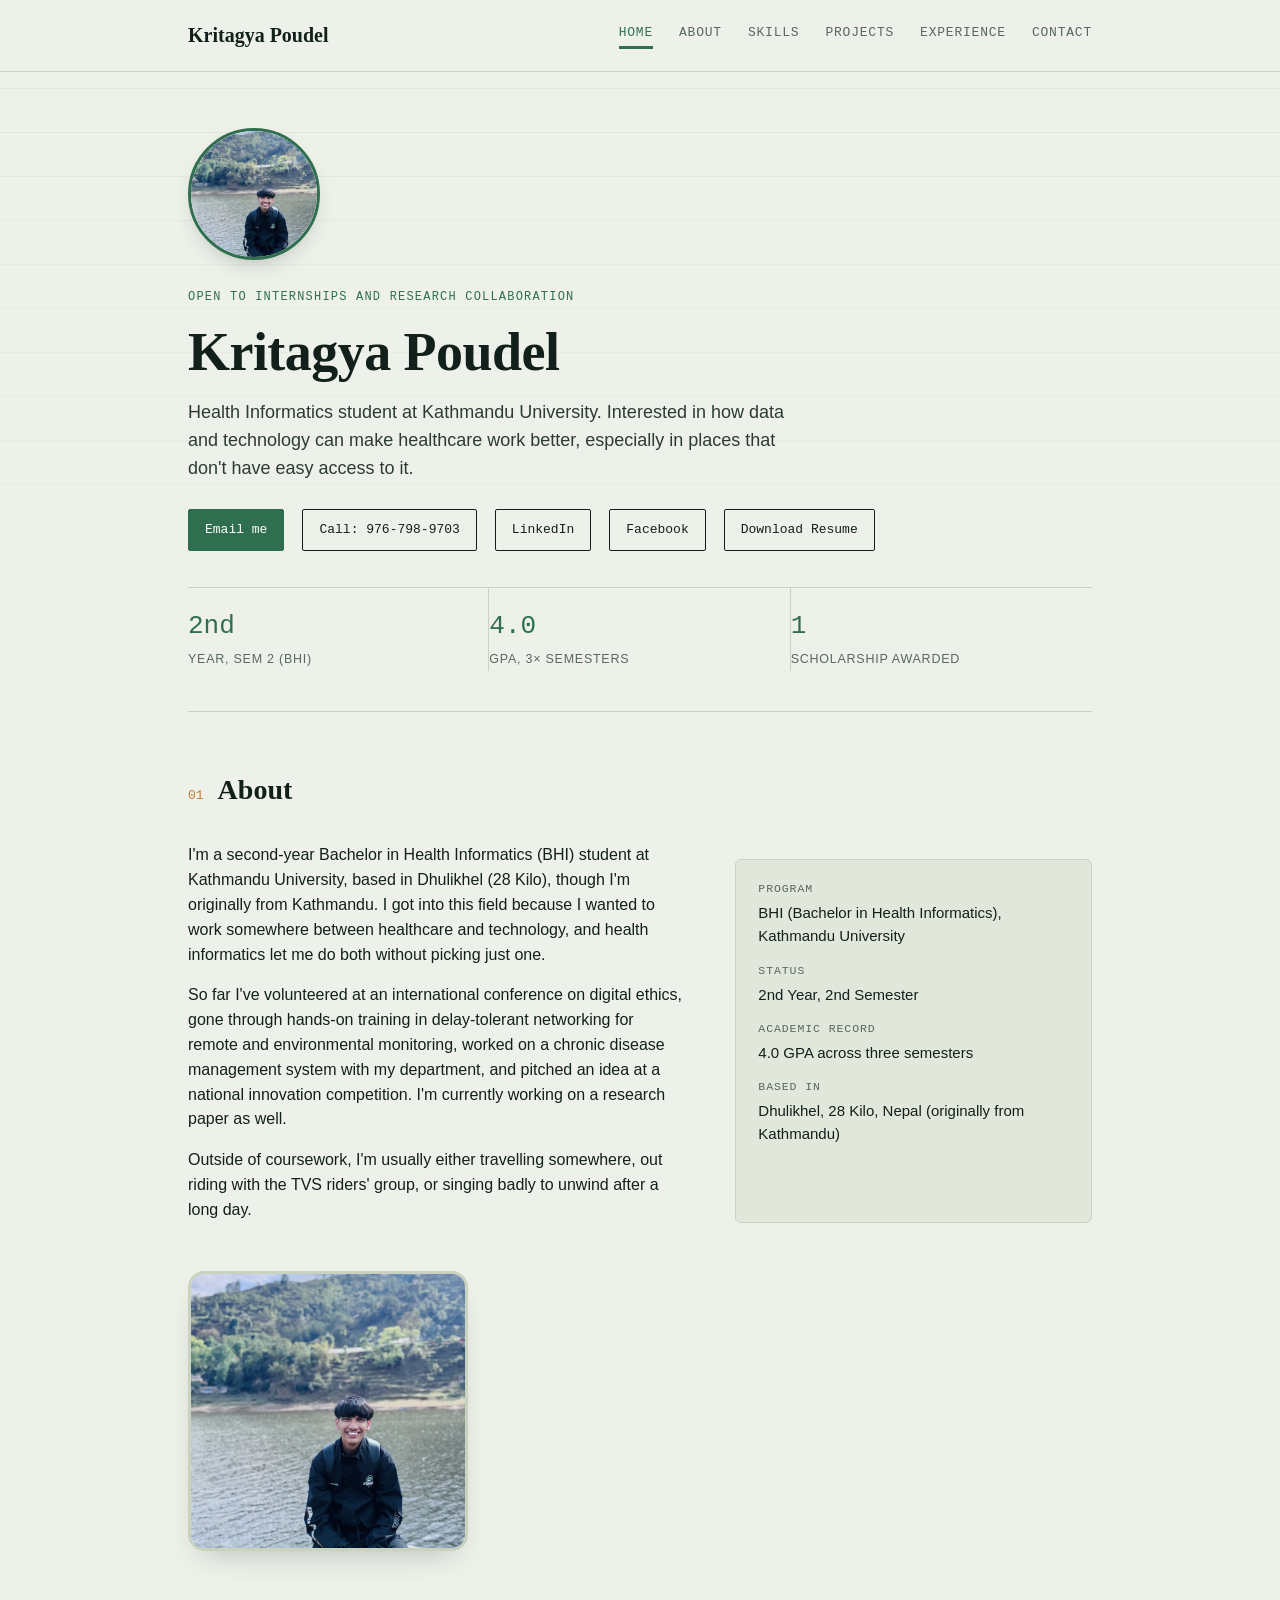
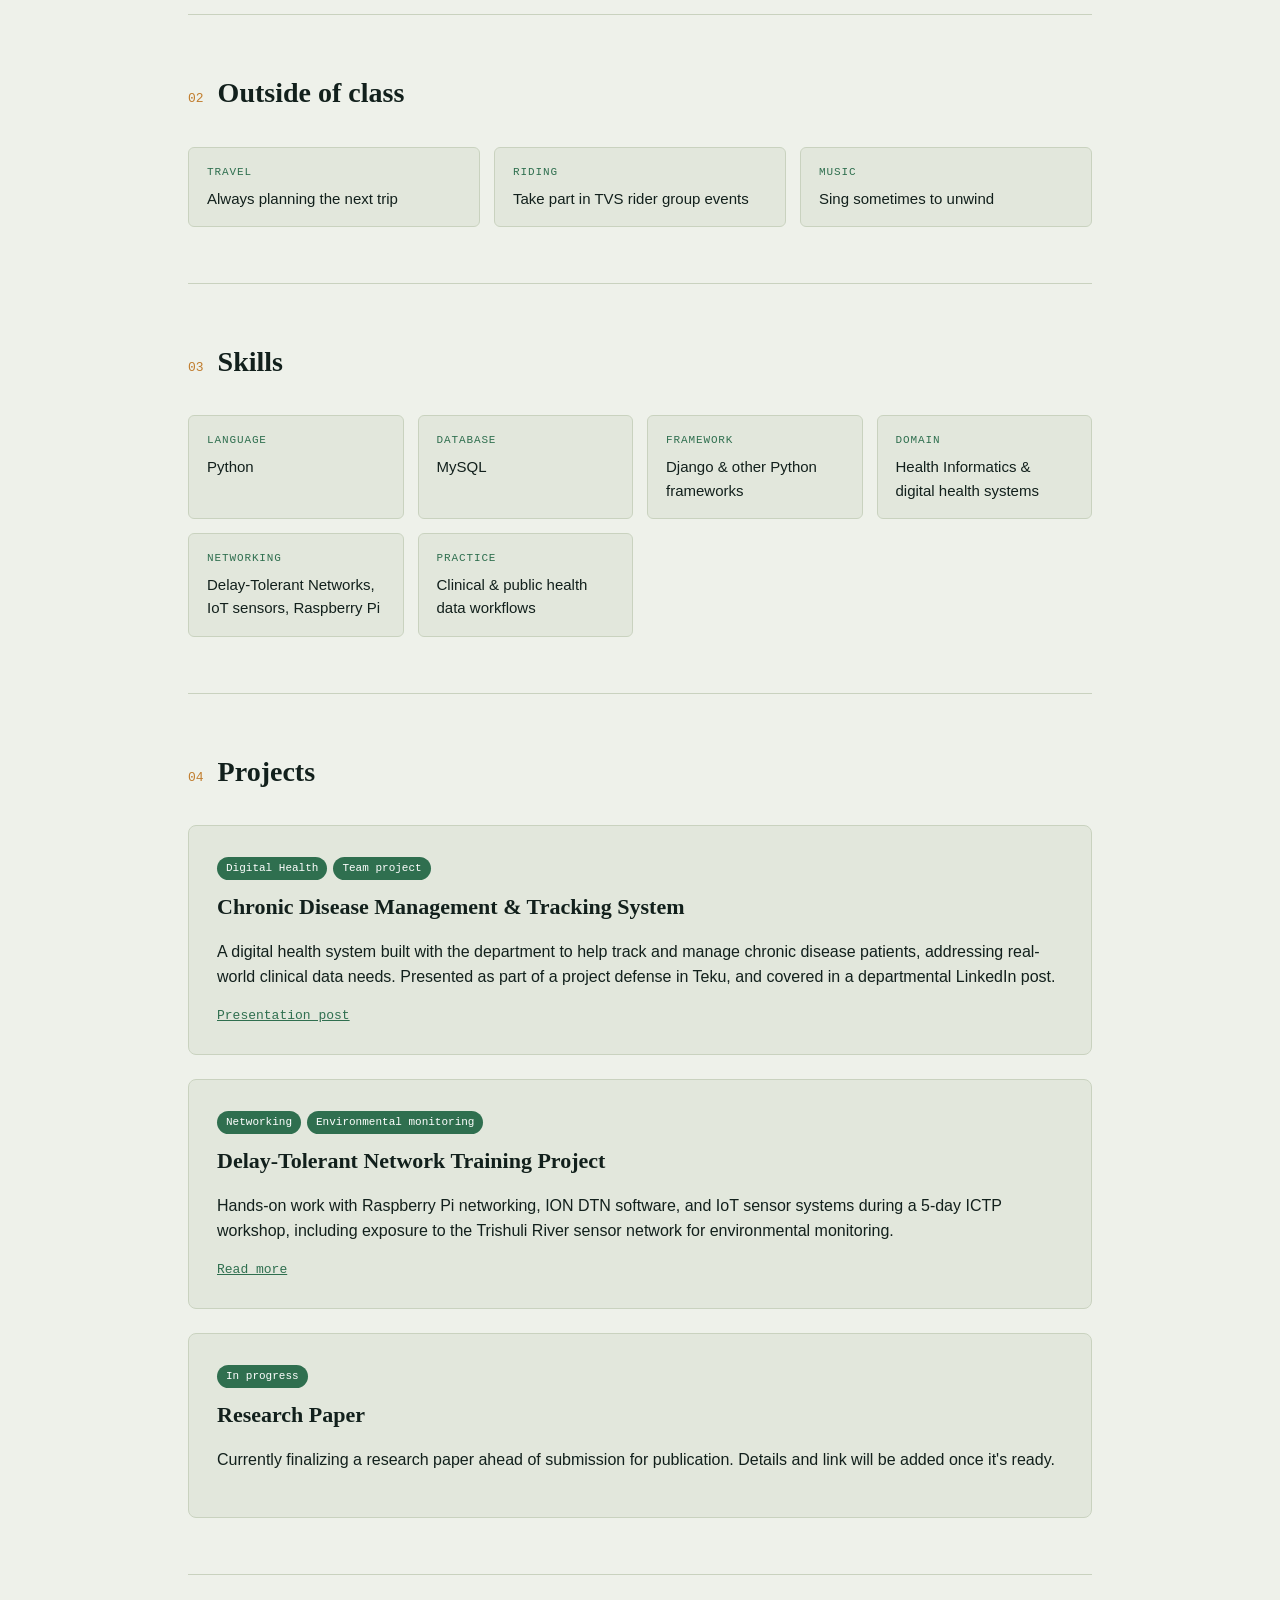
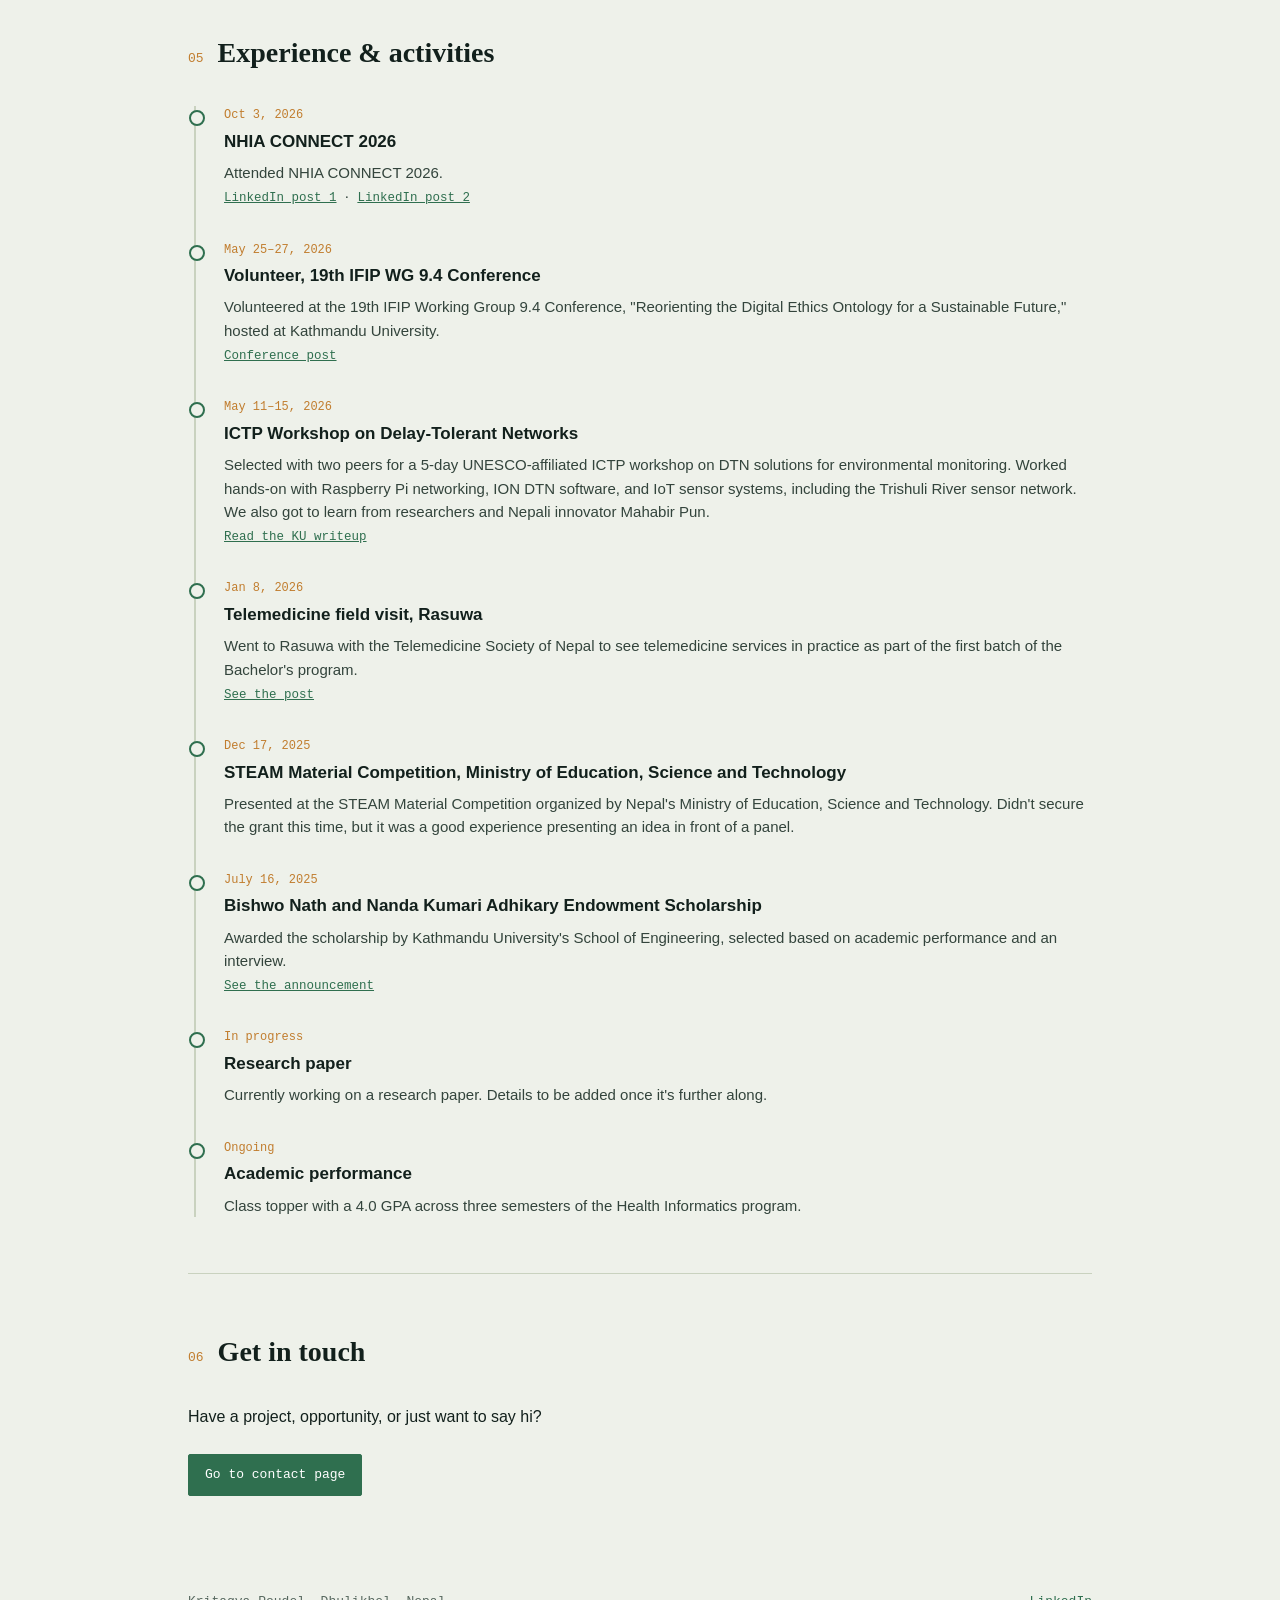
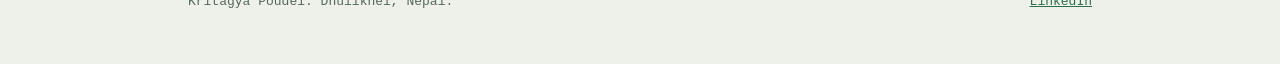
<file: index.html>
<!DOCTYPE html>
<html lang="en">
<head>
<meta charset="UTF-8">
<meta name="viewport" content="width=device-width, initial-scale=1.0">
<title>Kritagya Poudel | Health Informatics Student</title>
<meta name="description" content="Portfolio of Kritagya Poudel, Bachelor in Health Informatics student at Kathmandu University.">
<link rel="icon" type="image/svg+xml" href="data:image/svg+xml,%3Csvg xmlns='http://www.w3.org/2000/svg' viewBox='0 0 64 64'%3E%3Crect width='64' height='64' rx='12' fill='%232f6f4f'/%3E%3Ctext x='32' y='43' font-family='Georgia,serif' font-size='28' font-weight='700' fill='%23eef1ea' text-anchor='middle'%3EKP%3C/text%3E%3C/svg%3E">
<meta property="og:title" content="Kritagya Poudel | Health Informatics Student">
<meta property="og:description" content="Bachelor in Health Informatics (BHI) student at Kathmandu University. Data, digital health systems, and networked care.">
<meta property="og:type" content="website">
<meta property="og:url" content="https://kritagyapoudel.com.np">
<meta property="og:image" content="https://kritagyapoudel.com.np/preview.png">
<meta name="twitter:card" content="summary_large_image">
<meta name="twitter:title" content="Kritagya Poudel | Health Informatics Student">
<meta name="twitter:description" content="Bachelor in Health Informatics (BHI) student at Kathmandu University. Data, digital health systems, and networked care.">
<meta name="twitter:image" content="https://kritagyapoudel.com.np/preview.png">
<meta name="theme-color" content="#eef1ea">
<link rel="stylesheet" href="style.css">
<script>document.documentElement.classList.add('js')</script>
</head>
<body>
<div class="pulse-bg"></div>

<nav class="topnav">
  <div class="wrap">
    <a class="brand" href="#top">Kritagya Poudel</a>
    <div class="links">
      <a href="#top" class="active">Home</a>
      <a href="#about">About</a>
      <a href="#skills">Skills</a>
      <a href="#projects">Projects</a>
      <a href="#experience">Experience</a>
      <a href="contact.html">Contact</a>
    </div>
  </div>
</nav>

<div class="wrap">
  <header class="page-head" id="top">
    <img src="profile.jpg" alt="Kritagya Poudel" class="profile-photo">
    <div class="eyebrow">Open to internships and research collaboration</div>
    <h1>Kritagya Poudel</h1>
    <p class="tagline">Health Informatics student at Kathmandu University. Interested in how data and technology can make healthcare work better, especially in places that don't have easy access to it.</p>

    <div class="contact-links">
      <a class="btn primary" href="mailto:kritagya1324@student.ku.edu.np">Email me</a>
      <a class="btn" href="tel:+9779767989703">Call: 976-798-9703</a>
      <a class="btn" href="https://www.linkedin.com/in/kritagyapoudel" target="_blank" rel="noopener">LinkedIn</a>
      <a class="btn" href="https://www.facebook.com/kritu.poudel/" target="_blank" rel="noopener">Facebook</a>
      <a class="btn" href="Kritagya_Poudel_Resume.pdf" target="_blank" rel="noopener">Download Resume</a>
    </div>

    <div class="stat-row">
      <div class="stat"><span class="num">2nd</span><span class="label">Year, Sem 2 (BHI)</span></div>
      <div class="stat"><span class="num" data-count="4.0">4.0</span><span class="label">GPA, 3× semesters</span></div>
      <div class="stat"><span class="num" data-count="1">1</span><span class="label">Scholarship awarded</span></div>
    </div>
  </header>

  <main>
    <section id="about" class="reveal">
      <div class="sec-head"><span class="sec-num">01</span><h2>About</h2></div>
      <div class="about-grid">
        <div>
          <p>I'm a second-year Bachelor in Health Informatics (BHI) student at Kathmandu University, based in Dhulikhel (28 Kilo), though I'm originally from Kathmandu. I got into this field because I wanted to work somewhere between healthcare and technology, and health informatics let me do both without picking just one.</p>
          <p>So far I've volunteered at an international conference on digital ethics, gone through hands-on training in delay-tolerant networking for remote and environmental monitoring, worked on a chronic disease management system with my department, and pitched an idea at a national innovation competition. I'm currently working on a research paper as well.</p>
          <p>Outside of coursework, I'm usually either travelling somewhere, out riding with the TVS riders' group, or singing badly to unwind after a long day.</p>
        </div>
        <dl class="facts">
          <dt>Program</dt>
          <dd>BHI (Bachelor in Health Informatics), Kathmandu University</dd>
          <dt>Status</dt>
          <dd>2nd Year, 2nd Semester</dd>
          <dt>Academic record</dt>
          <dd>4.0 GPA across three semesters</dd>
          <dt>Based in</dt>
          <dd>Dhulikhel, 28 Kilo, Nepal (originally from Kathmandu)</dd>
        </dl>
      </div>
      <img src="profile.jpg" alt="Kritagya Poudel" class="profile-photo-lg" style="margin-top:32px;">
    </section>

    <section id="hobbies" class="reveal">
      <div class="sec-head"><span class="sec-num">02</span><h2>Outside of class</h2></div>
      <div class="skill-grid reveal-stagger">
        <div class="skill-card"><div class="k">Travel</div><div class="v">Always planning the next trip</div></div>
        <div class="skill-card"><div class="k">Riding</div><div class="v">Take part in TVS rider group events</div></div>
        <div class="skill-card"><div class="k">Music</div><div class="v">Sing sometimes to unwind</div></div>
      </div>
    </section>

    <section id="skills" class="reveal">
      <div class="sec-head"><span class="sec-num">03</span><h2>Skills</h2></div>
      <div class="skill-grid reveal-stagger">
        <div class="skill-card"><div class="k">Language</div><div class="v">Python</div></div>
        <div class="skill-card"><div class="k">Database</div><div class="v">MySQL</div></div>
        <div class="skill-card"><div class="k">Framework</div><div class="v">Django &amp; other Python frameworks</div></div>
        <div class="skill-card"><div class="k">Domain</div><div class="v">Health Informatics &amp; digital health systems</div></div>
        <div class="skill-card"><div class="k">Networking</div><div class="v">Delay-Tolerant Networks, IoT sensors, Raspberry Pi</div></div>
        <div class="skill-card"><div class="k">Practice</div><div class="v">Clinical &amp; public health data workflows</div></div>
      </div>
    </section>

    <section id="projects" class="reveal-stagger">
      <div class="sec-head"><span class="sec-num">04</span><h2>Projects</h2></div>
      <div class="project-card">
        <span class="tag">Digital Health</span><span class="tag">Team project</span>
        <h3>Chronic Disease Management &amp; Tracking System</h3>
        <p>A digital health system built with the department to help track and manage chronic disease patients, addressing real-world clinical data needs. Presented as part of a project defense in Teku, and covered in a departmental LinkedIn post.</p>
        <div class="project-links">
          <a href="https://www.linkedin.com/posts/kudohi_the-department-of-health-informatics-kathmandu-activity-7490781590642663424-5_3l" target="_blank" rel="noopener">Presentation post</a>
        </div>
      </div>

      <div class="project-card">
        <span class="tag">Networking</span><span class="tag">Environmental monitoring</span>
        <h3>Delay-Tolerant Network Training Project</h3>
        <p>Hands-on work with Raspberry Pi networking, ION DTN software, and IoT sensor systems during a 5-day ICTP workshop, including exposure to the Trishuli River sensor network for environmental monitoring.</p>
        <div class="project-links">
          <a href="https://ku.edu.np/news-app/ku-health-informatics-students-attend-ictp-workshop-on-delay-tolerant-networks?search_category=3&search_school=1&search_department=67&search_site_name=kudohi" target="_blank" rel="noopener">Read more</a>
        </div>
      </div>

      <div class="project-card">
        <span class="tag">In progress</span>
        <h3>Research Paper</h3>
        <p>Currently finalizing a research paper ahead of submission for publication. Details and link will be added once it's ready.</p>
      </div>
    </section>

    <section id="experience" class="reveal">
      <div class="sec-head"><span class="sec-num">05</span><h2>Experience &amp; activities</h2></div>
      <div class="tl">
        <div class="tl-item">
          <div class="tl-date">Oct 3, 2026</div>
          <div class="tl-title">NHIA CONNECT 2026</div>
          <div class="tl-desc">Attended NHIA CONNECT 2026.
            <br><a href="https://lnkd.in/p/gEyATZ23" target="_blank" rel="noopener">LinkedIn post 1</a>
            &nbsp;&middot;&nbsp;
            <a href="https://lnkd.in/p/gGcPJnD4" target="_blank" rel="noopener">LinkedIn post 2</a>
          </div>
        </div>
        <div class="tl-item">
          <div class="tl-date">May 25&ndash;27, 2026</div>
          <div class="tl-title">Volunteer, 19th IFIP WG 9.4 Conference</div>
          <div class="tl-desc">Volunteered at the 19th IFIP Working Group 9.4 Conference, "Reorienting the Digital Ethics Ontology for a Sustainable Future," hosted at Kathmandu University.
            <br><a href="https://lnkd.in/p/g4Z8MsCM" target="_blank" rel="noopener">Conference post</a>
          </div>
        </div>
        <div class="tl-item">
          <div class="tl-date">May 11&ndash;15, 2026</div>
          <div class="tl-title">ICTP Workshop on Delay-Tolerant Networks</div>
          <div class="tl-desc">Selected with two peers for a 5-day UNESCO-affiliated ICTP workshop on DTN solutions for environmental monitoring. Worked hands-on with Raspberry Pi networking, ION DTN software, and IoT sensor systems, including the Trishuli River sensor network. We also got to learn from researchers and Nepali innovator Mahabir Pun.
            <br><a href="https://ku.edu.np/news-app/ku-health-informatics-students-attend-ictp-workshop-on-delay-tolerant-networks?search_category=3&search_school=1&search_department=67&search_site_name=kudohi" target="_blank" rel="noopener">Read the KU writeup</a>
          </div>
        </div>
        <div class="tl-item">
          <div class="tl-date">Jan 8, 2026</div>
          <div class="tl-title">Telemedicine field visit, Rasuwa</div>
          <div class="tl-desc">Went to Rasuwa with the Telemedicine Society of Nepal to see telemedicine services in practice as part of the first batch of the Bachelor's program.
            <br><a href="https://www.linkedin.com/posts/kudohi_students-from-the-first-batch-of-the-bachelors-activity-7417100293370228736-YAhb" target="_blank" rel="noopener">See the post</a>
          </div>
        </div>
        <div class="tl-item">
          <div class="tl-date">Dec 17, 2025</div>
          <div class="tl-title">STEAM Material Competition, Ministry of Education, Science and Technology</div>
          <div class="tl-desc">Presented at the STEAM Material Competition organized by Nepal's Ministry of Education, Science and Technology. Didn't secure the grant this time, but it was a good experience presenting an idea in front of a panel.</div>
        </div>
        <div class="tl-item">
          <div class="tl-date">July 16, 2025</div>
          <div class="tl-title">Bishwo Nath and Nanda Kumari Adhikary Endowment Scholarship</div>
          <div class="tl-desc">Awarded the scholarship by Kathmandu University's School of Engineering, selected based on academic performance and an interview.
            <br><a href="https://ku.edu.np/news-app/scholarship-award-announcement---biswo-nath-adhikary-and-nanda-kumari-adhikary-endowment-fund?tags=SCHOLARSHIP&search_site_name=kuhome&show_on_home=0" target="_blank" rel="noopener">See the announcement</a>
          </div>
        </div>
        <div class="tl-item">
          <div class="tl-date">In progress</div>
          <div class="tl-title">Research paper</div>
          <div class="tl-desc">Currently working on a research paper. Details to be added once it's further along.</div>
        </div>
        <div class="tl-item">
          <div class="tl-date">Ongoing</div>
          <div class="tl-title">Academic performance</div>
          <div class="tl-desc">Class topper with a 4.0 GPA across three semesters of the Health Informatics program.</div>
        </div>
      </div>
    </section>

    <section id="contact-cta" class="reveal">
      <div class="sec-head"><span class="sec-num">06</span><h2>Get in touch</h2></div>
      <p style="max-width:520px;margin-bottom:24px;">Have a project, opportunity, or just want to say hi?</p>
      <a class="btn primary" href="contact.html">Go to contact page</a>
    </section>
  </main>

  <footer>
    <span>Kritagya Poudel. Dhulikhel, Nepal.</span>
    <span><a href="https://www.linkedin.com/in/kritagyapoudel" target="_blank" rel="noopener">LinkedIn</a></span>
  </footer>
</div>

<script src="script.js"></script>
</body>
</html>
</file>
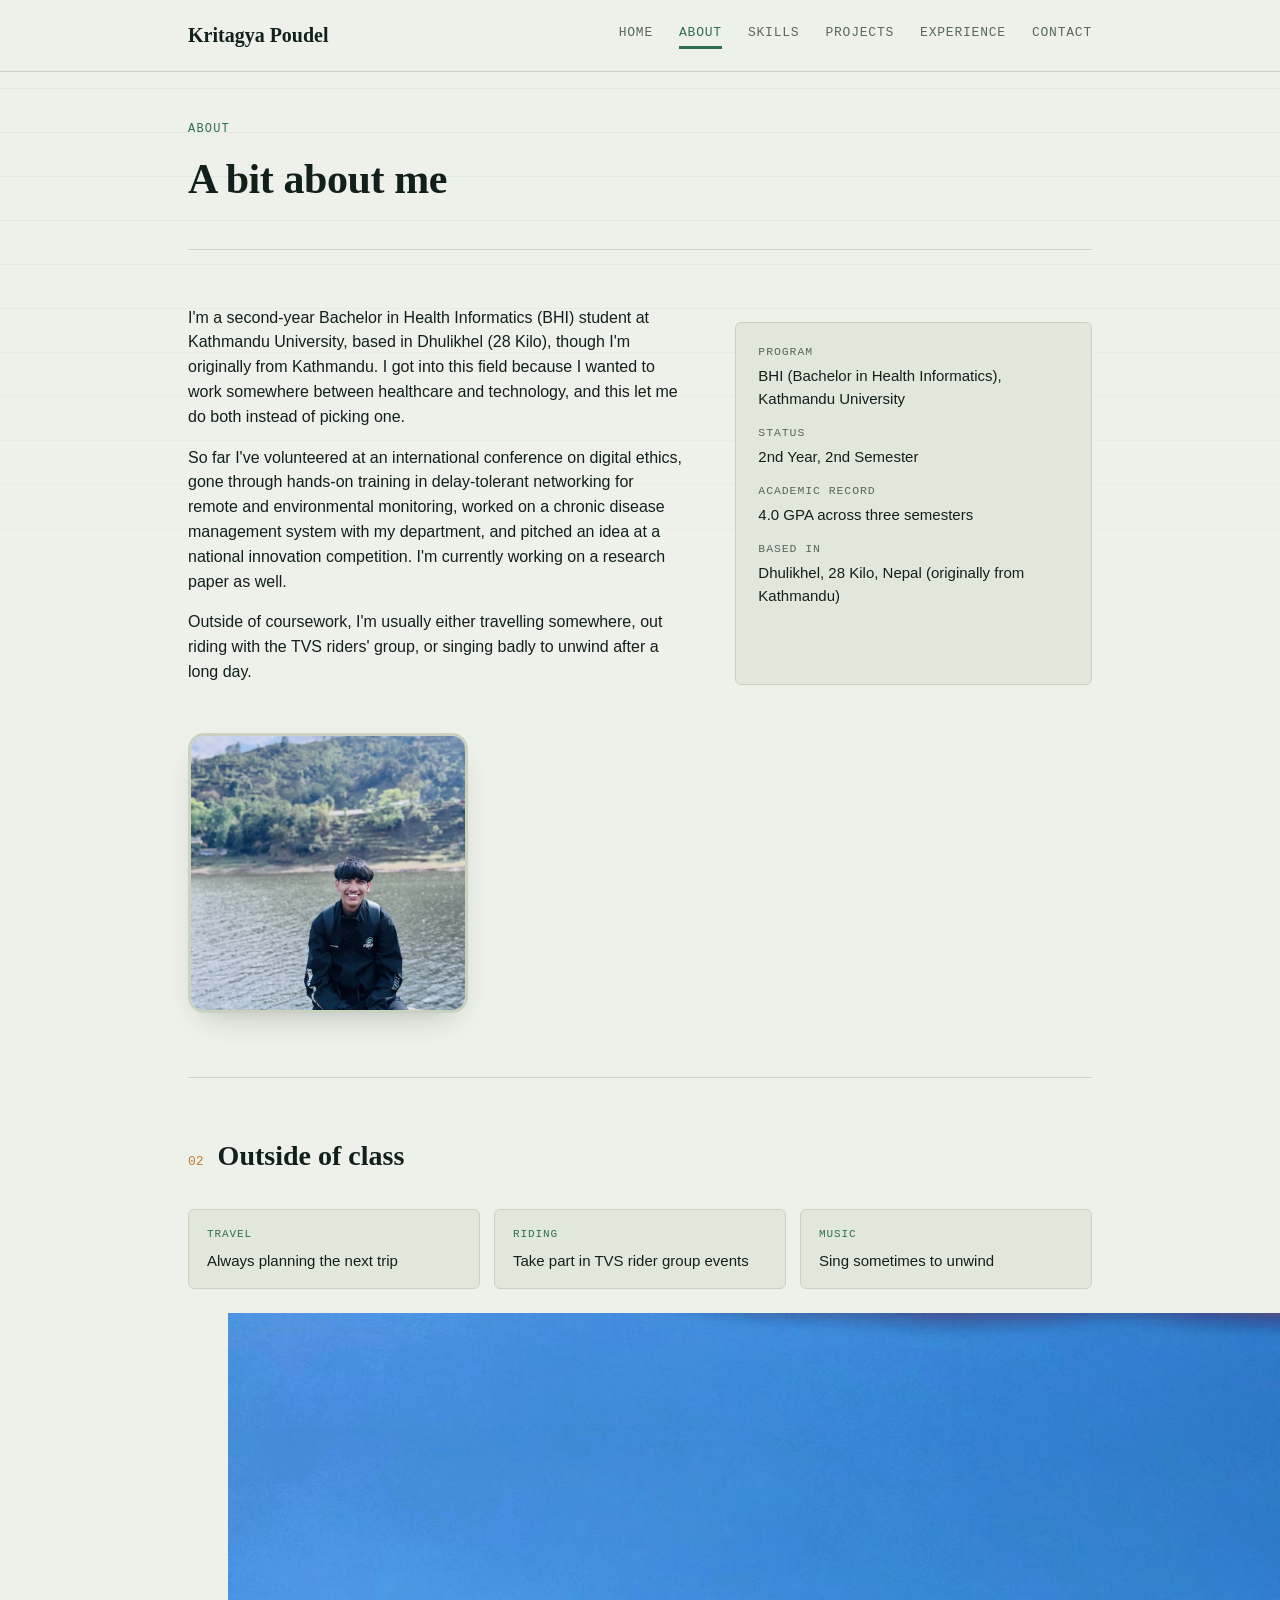
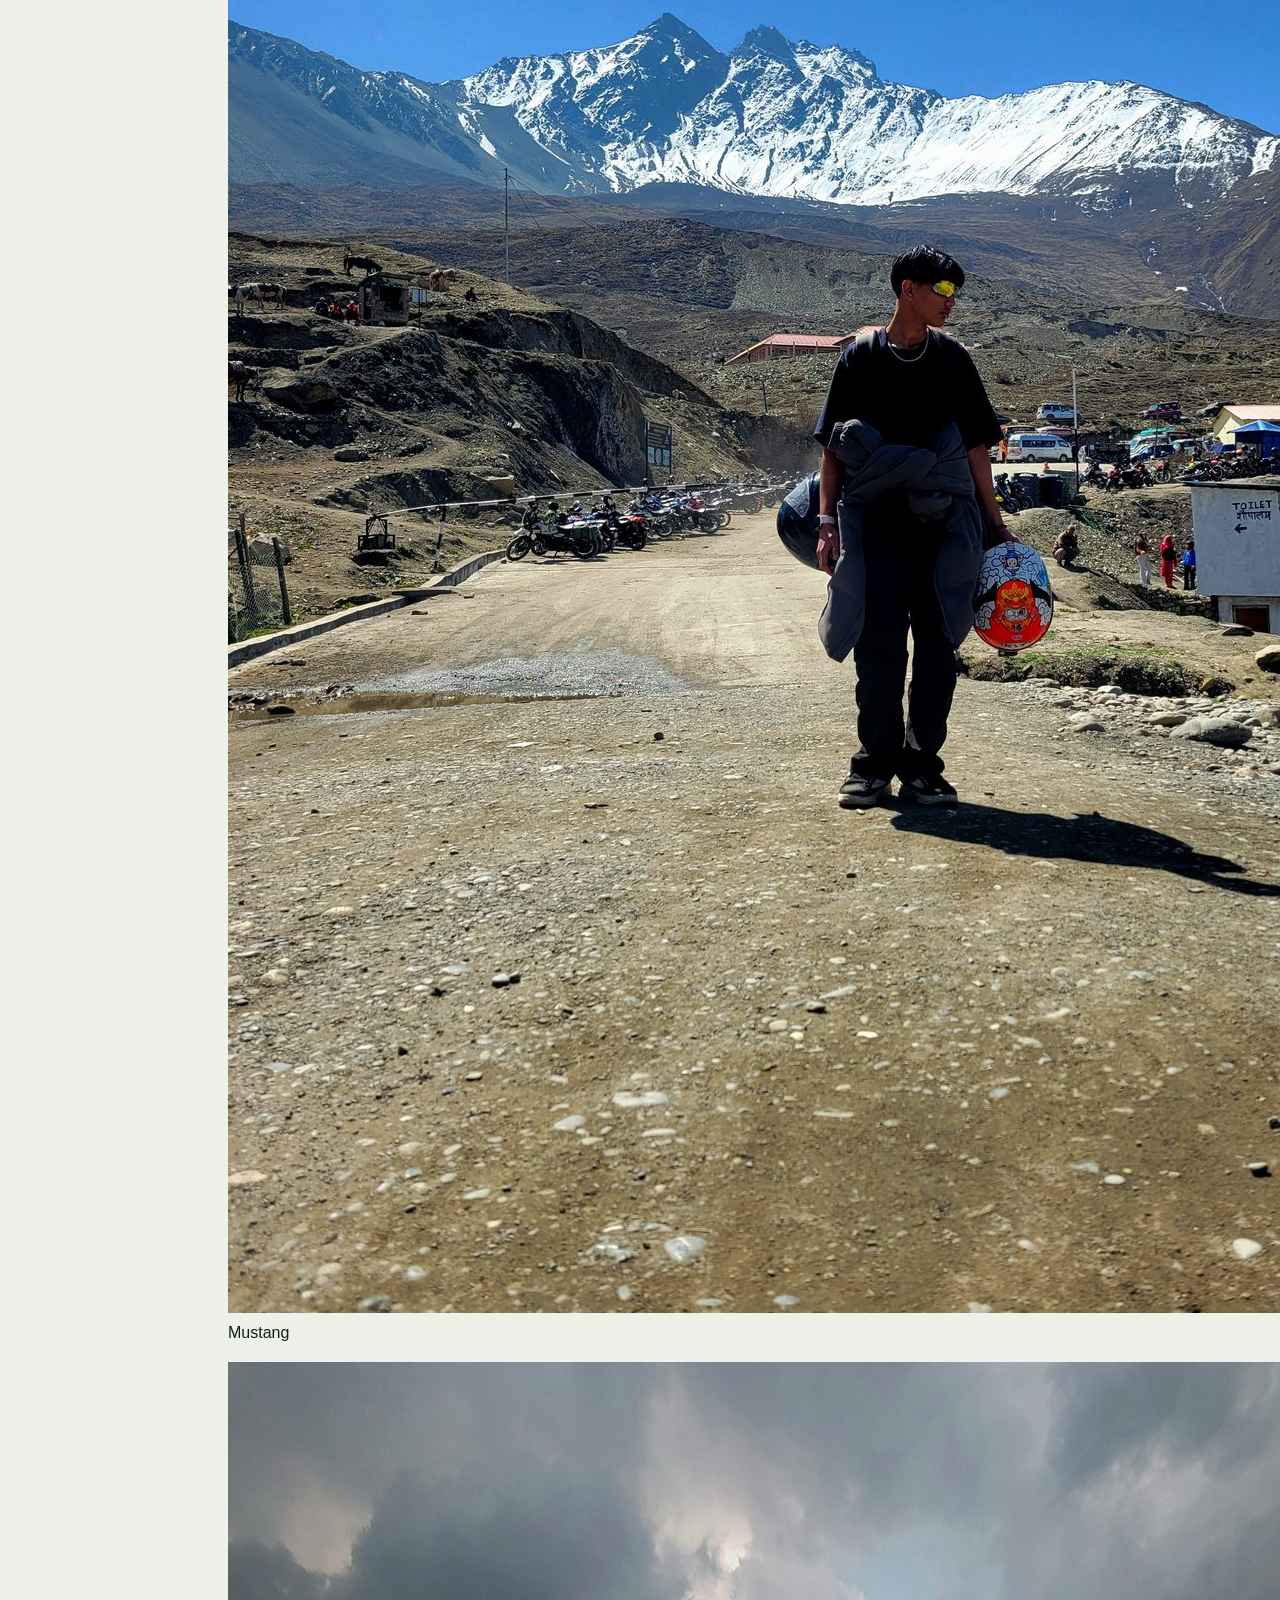
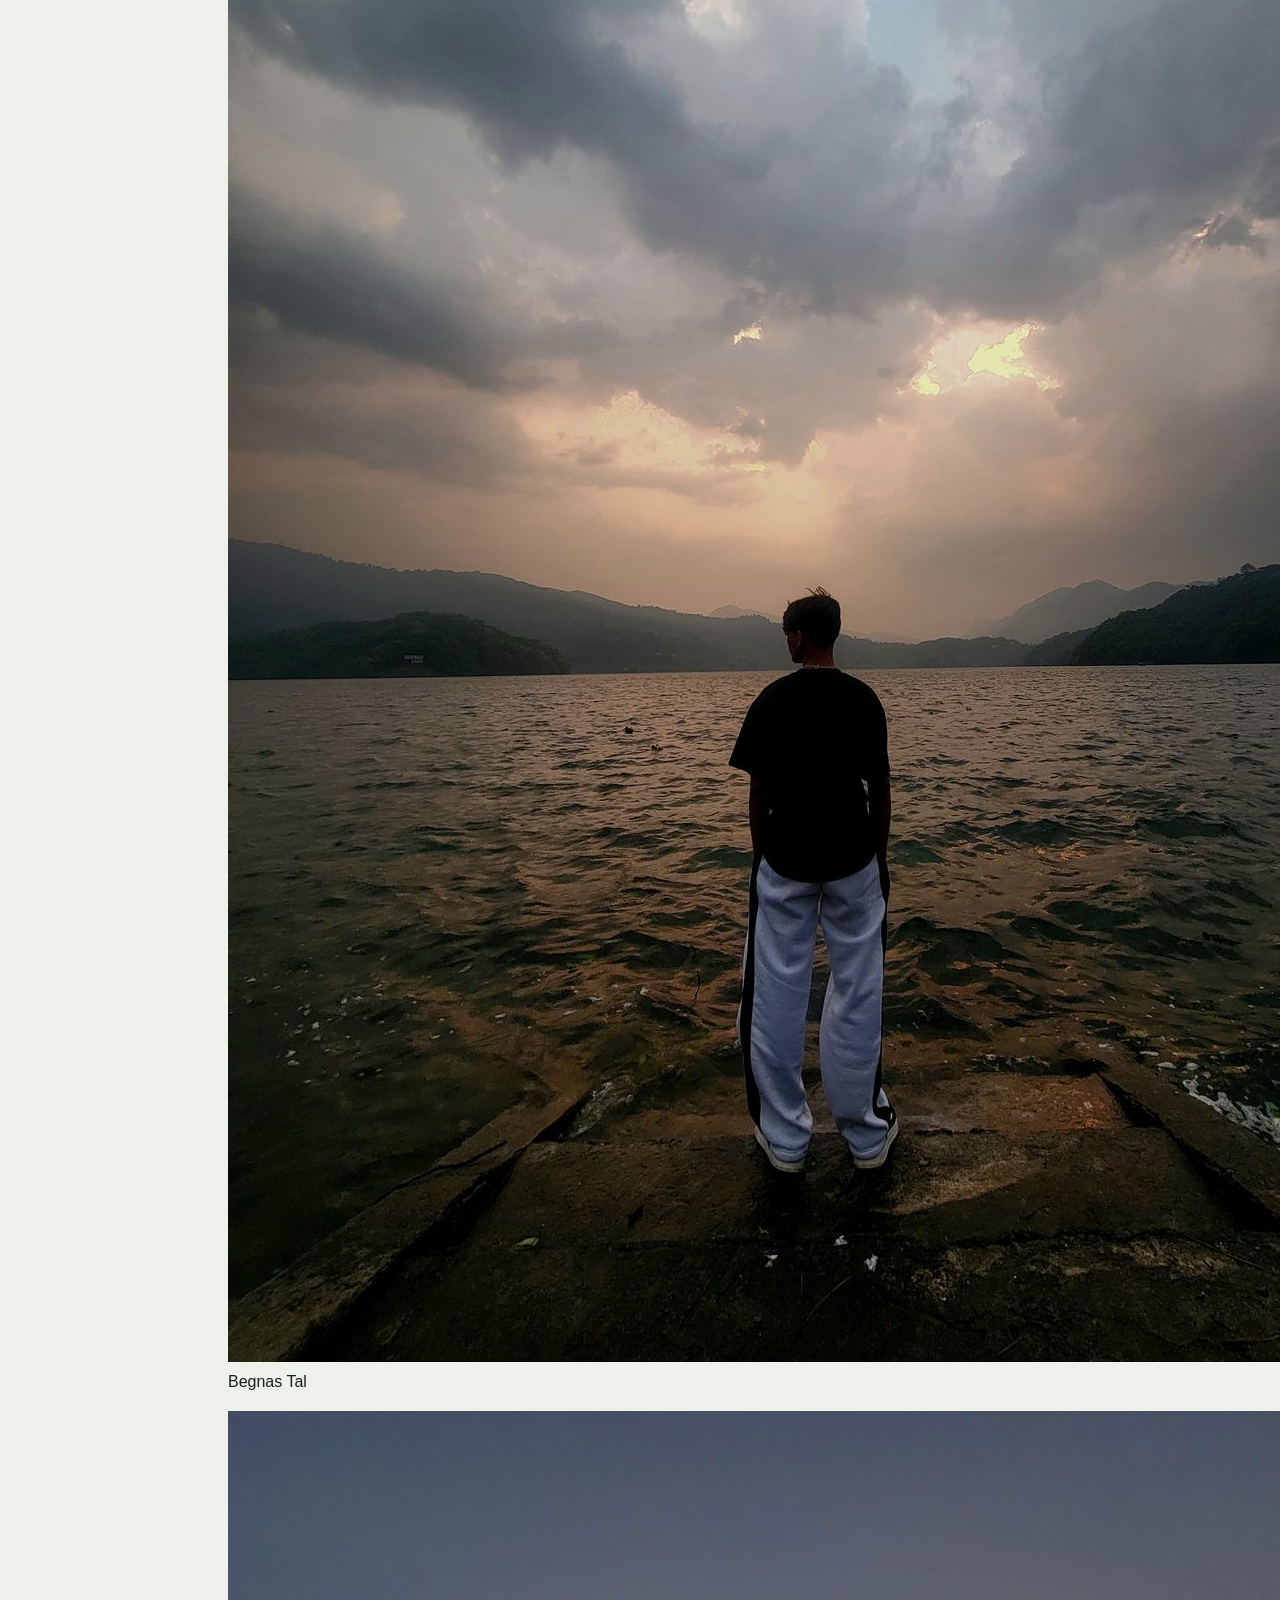
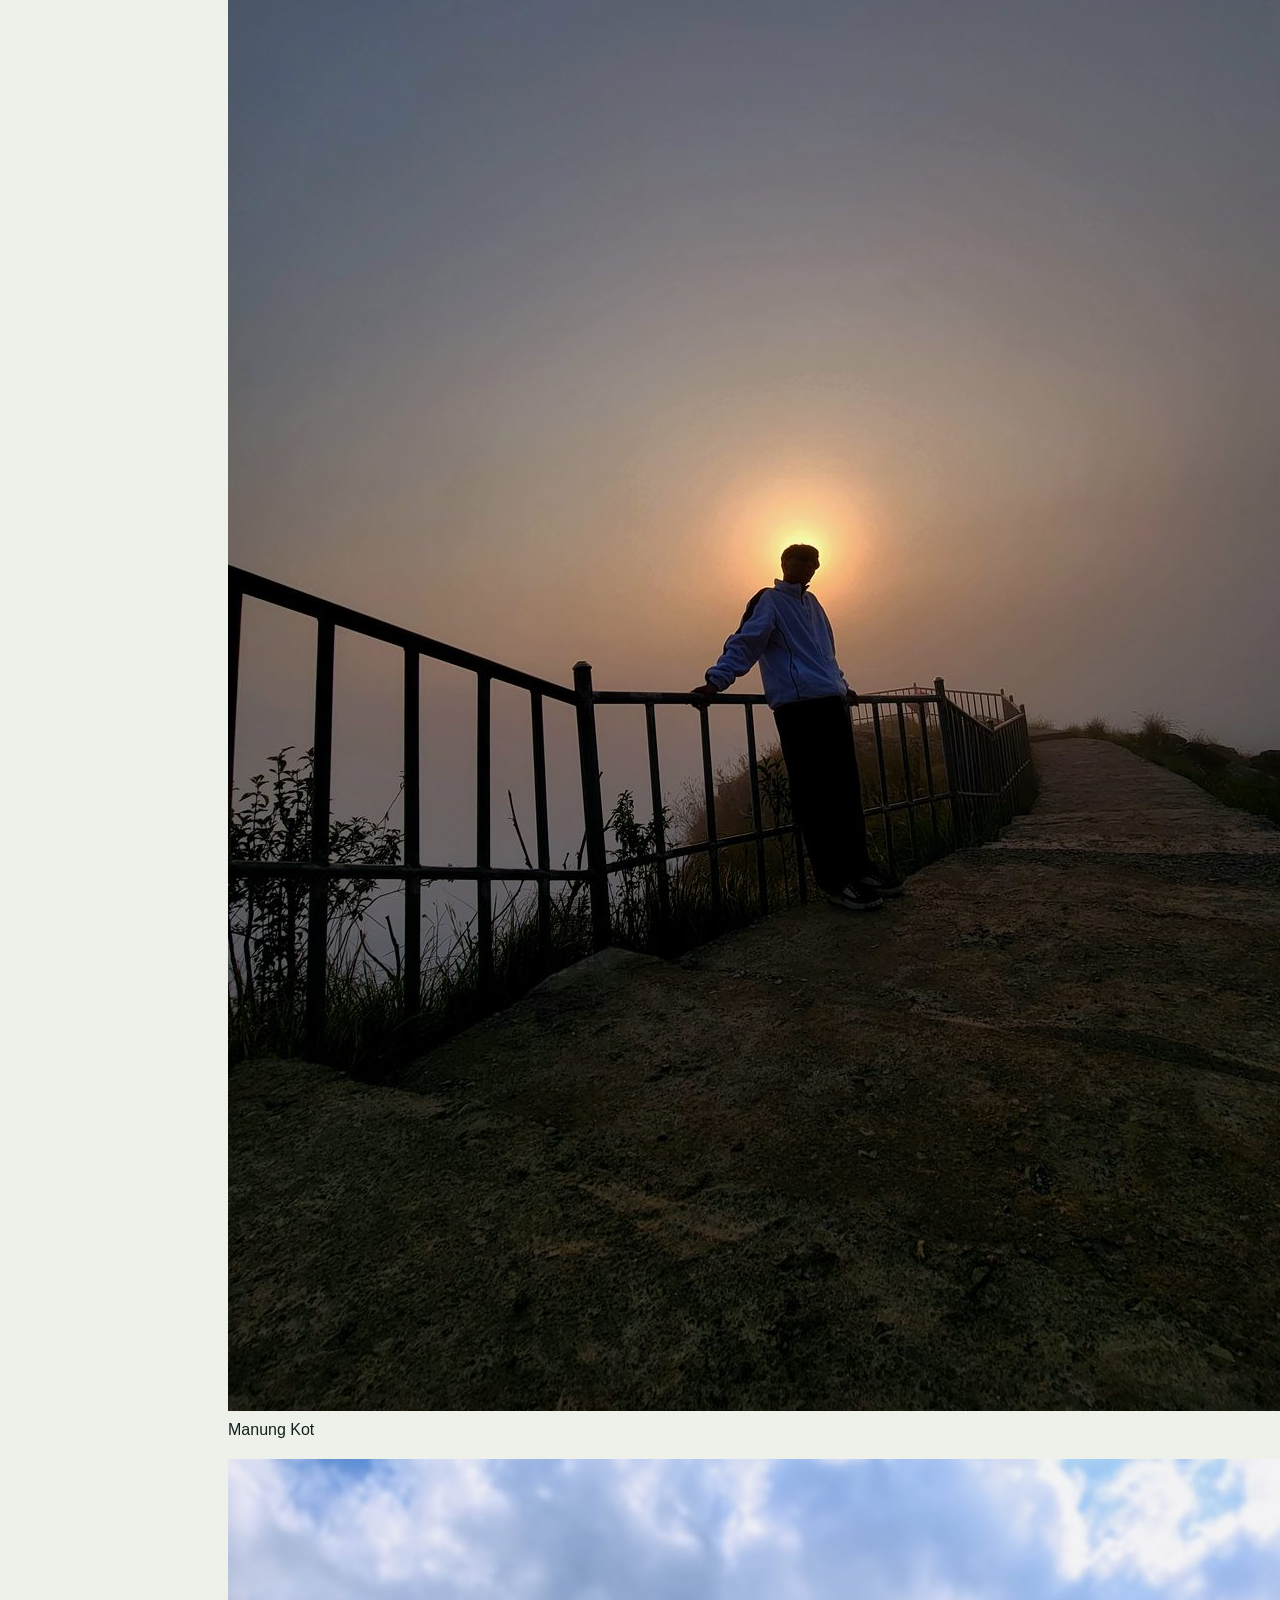
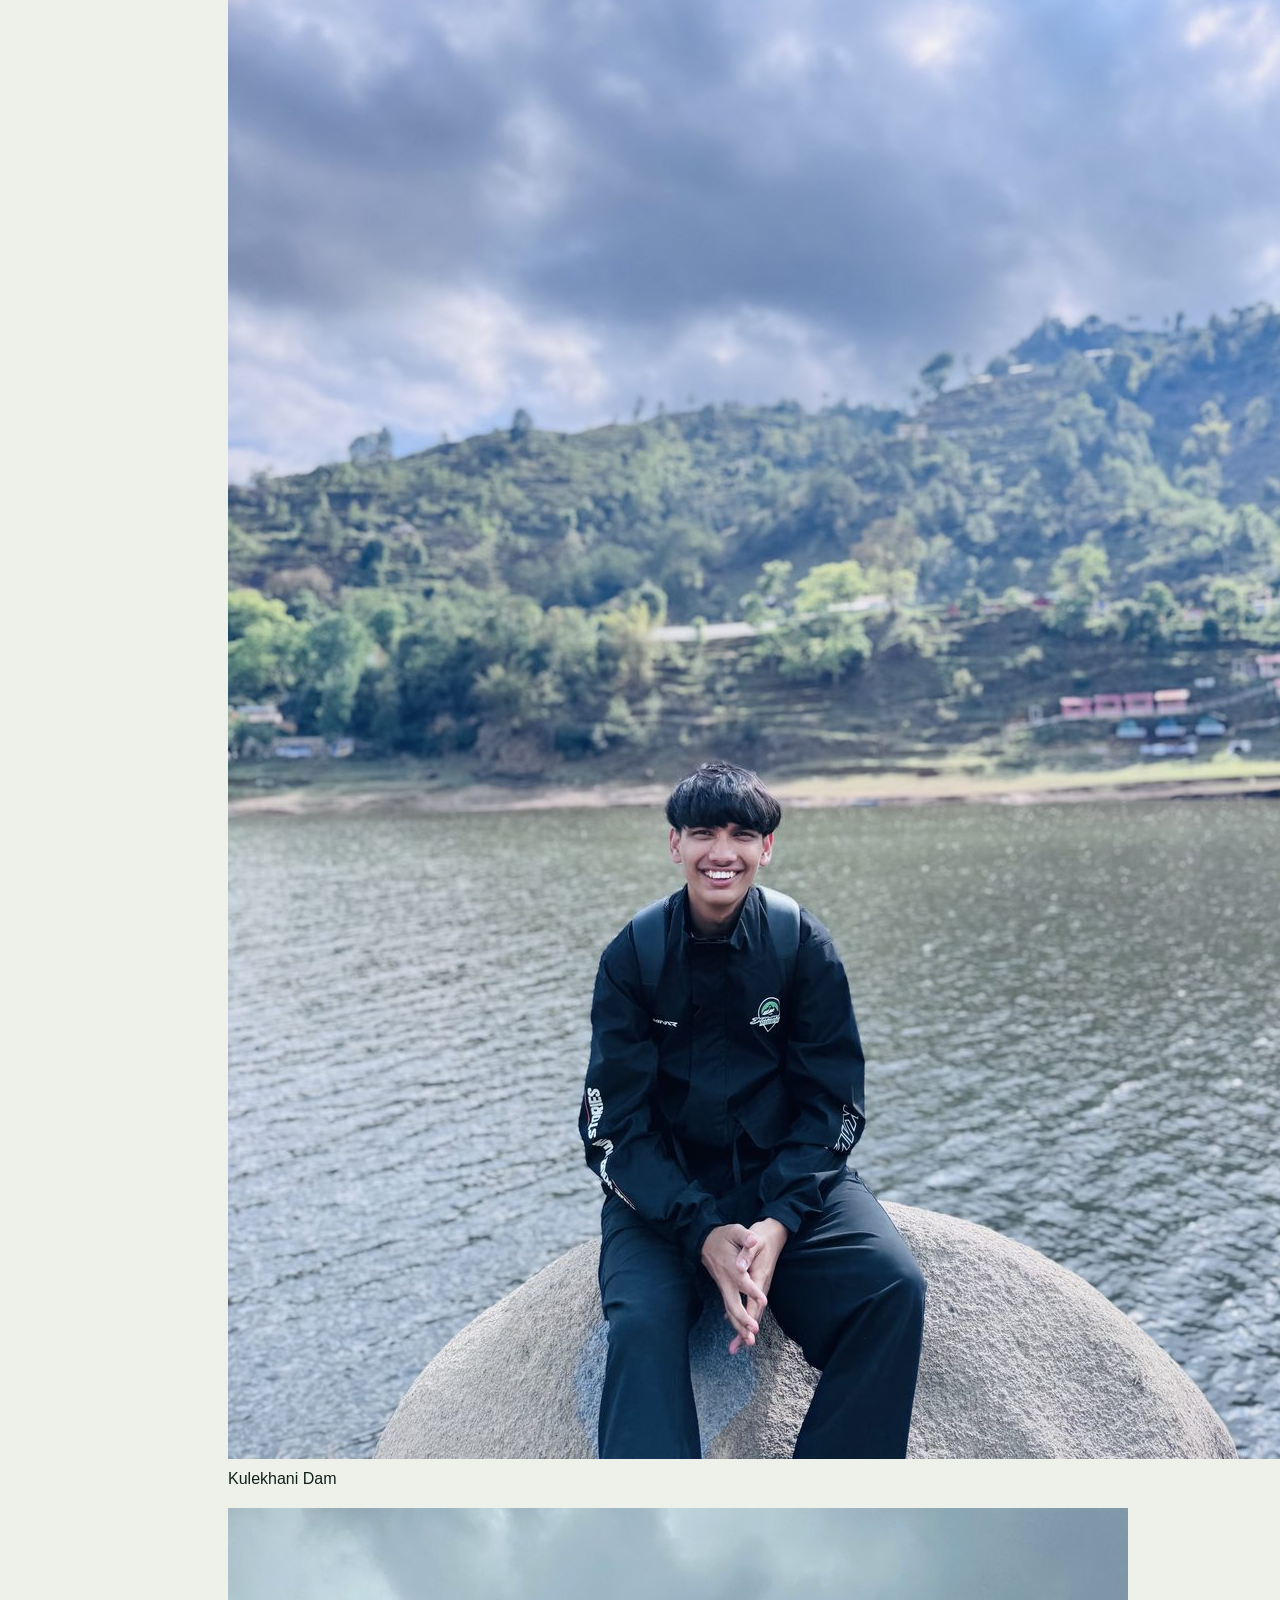
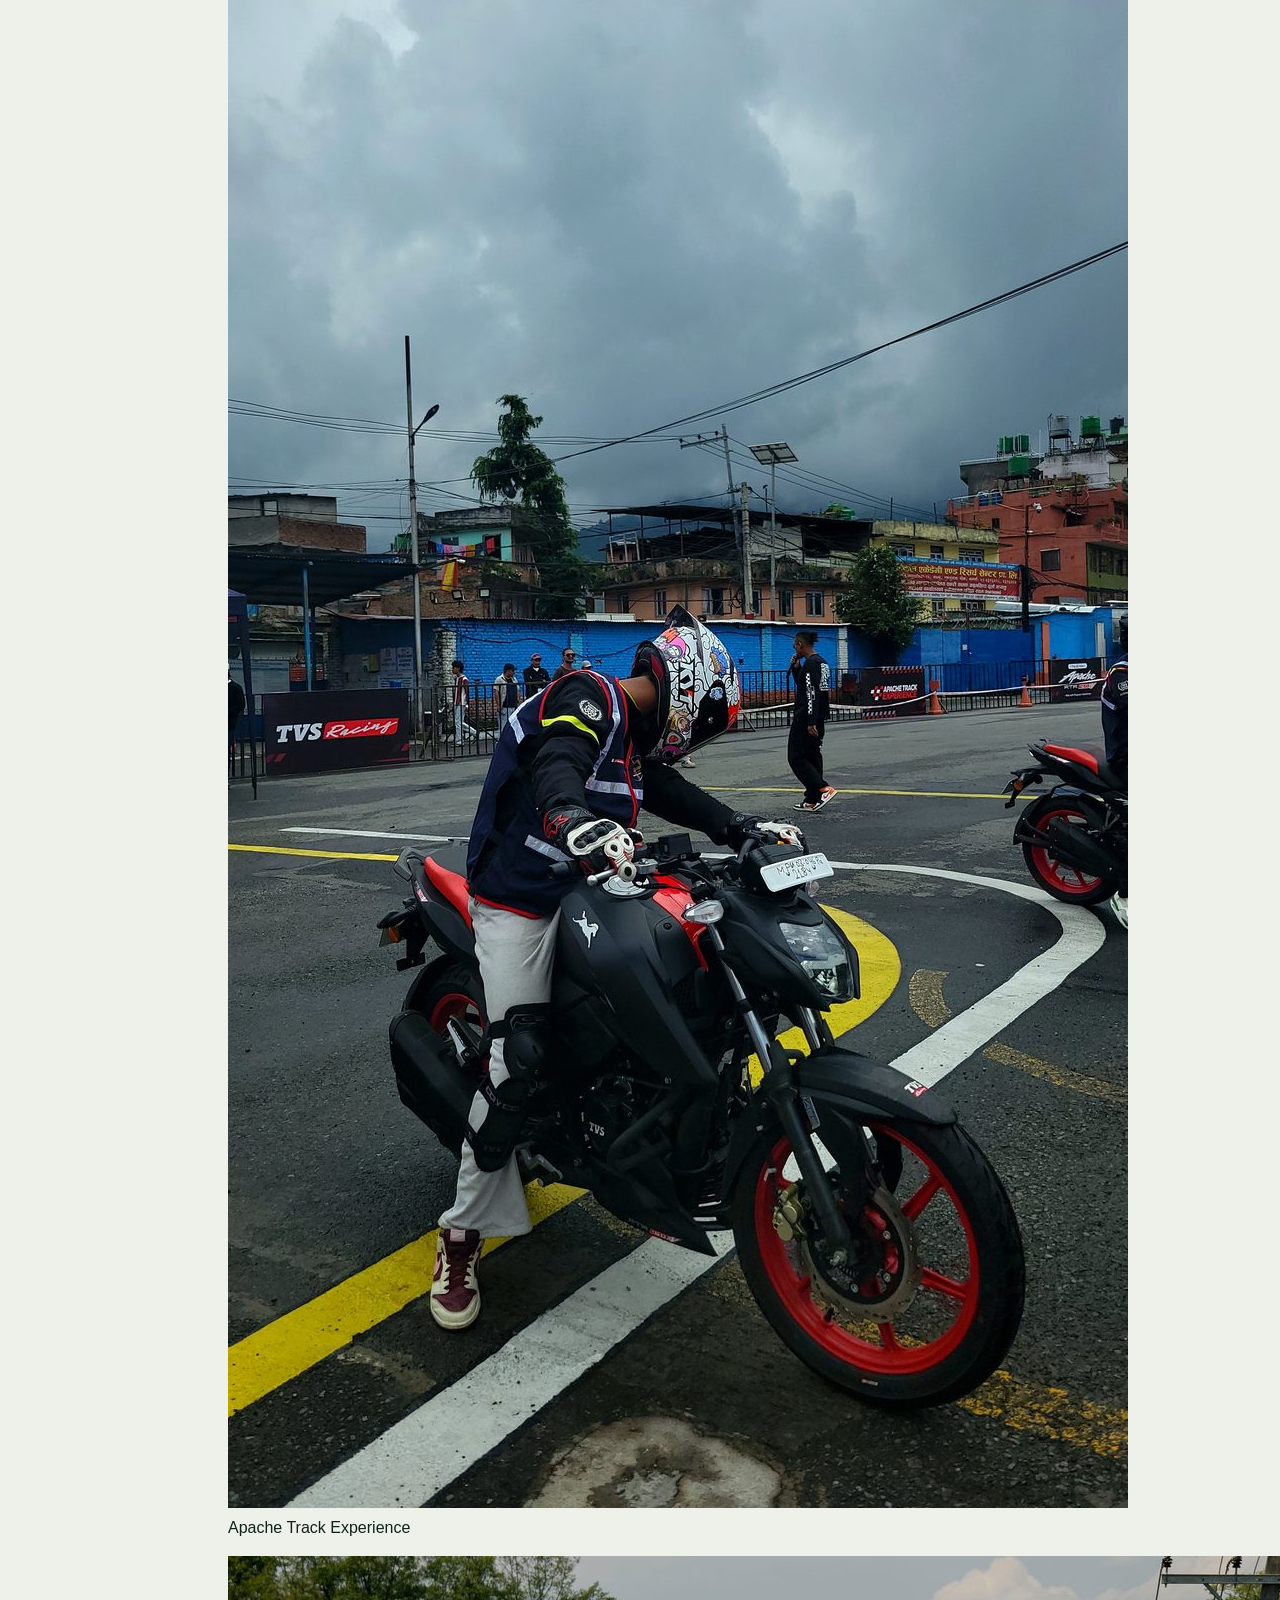
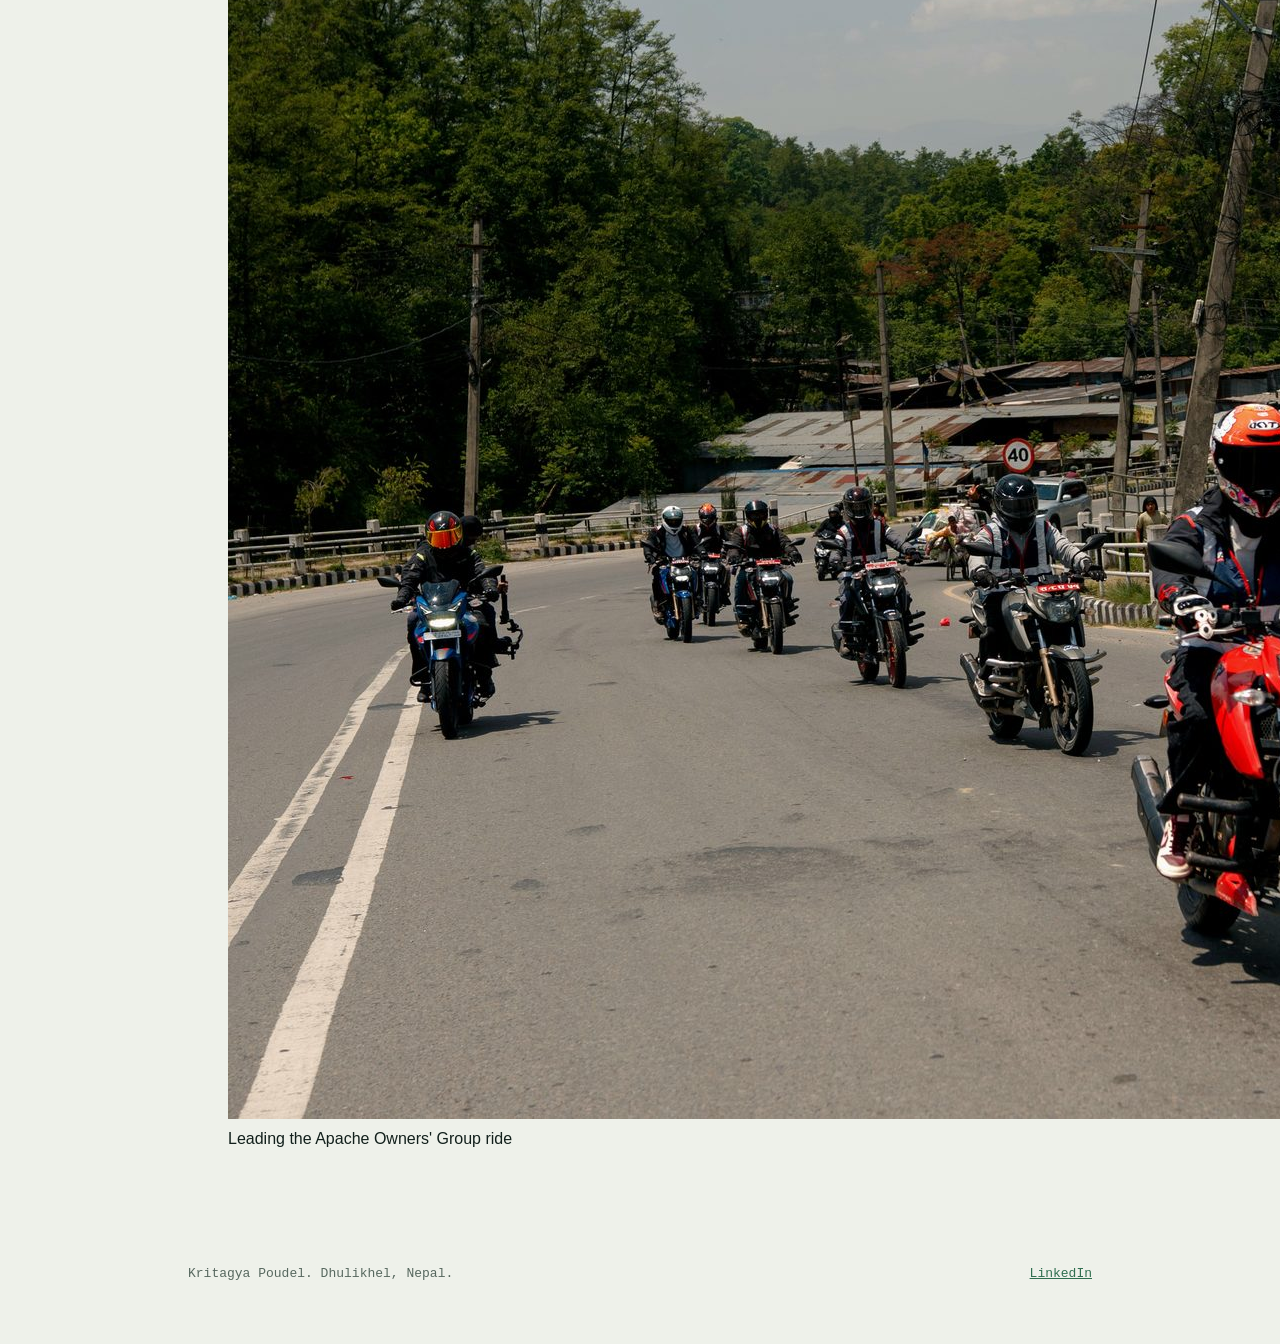
<file: about.html>
<!DOCTYPE html>
<html lang="en">
<head>
<meta charset="UTF-8">
<meta name="viewport" content="width=device-width, initial-scale=1.0">
<title>About | Kritagya Poudel</title>
<meta name="description" content="About Kritagya Poudel, Bachelor in Health Informatics student at Kathmandu University.">
<link rel="icon" type="image/svg+xml" href="data:image/svg+xml,%3Csvg xmlns='http://www.w3.org/2000/svg' viewBox='0 0 64 64'%3E%3Crect width='64' height='64' rx='12' fill='%232f6f4f'/%3E%3Ctext x='32' y='43' font-family='Georgia,serif' font-size='28' font-weight='700' fill='%23eef1ea' text-anchor='middle'%3EKP%3C/text%3E%3C/svg%3E">
<link rel="stylesheet" href="style.css">
</head>
<body>
<div class="pulse-bg"></div>

<nav class="topnav">
  <div class="wrap">
    <a class="brand" href="index.html">Kritagya Poudel</a>
    <div class="links">
      <a href="index.html">Home</a>
      <a href="about.html" class="active">About</a>
      <a href="skills.html">Skills</a>
      <a href="projects.html">Projects</a>
      <a href="experience.html">Experience</a>
      <a href="contact.html">Contact</a>
    </div>
  </div>
</nav>

<div class="wrap">
  <div class="page-intro">
    <div class="eyebrow">About</div>
    <h1>A bit about me</h1>
  </div>

  <main>
    <section id="about" class="reveal">
      <div class="about-grid">
        <div>
          <p>I'm a second-year Bachelor in Health Informatics (BHI) student at Kathmandu University, based in Dhulikhel (28 Kilo), though I'm originally from Kathmandu. I got into this field because I wanted to work somewhere between healthcare and technology, and this let me do both instead of picking one.</p>
          <p>So far I've volunteered at an international conference on digital ethics, gone through hands-on training in delay-tolerant networking for remote and environmental monitoring, worked on a chronic disease management system with my department, and pitched an idea at a national innovation competition. I'm currently working on a research paper as well.</p>
          <p>Outside of coursework, I'm usually either travelling somewhere, out riding with the TVS riders' group, or singing badly to unwind after a long day.</p>
        </div>
        <dl class="facts">
          <dt>Program</dt>
          <dd>BHI (Bachelor in Health Informatics), Kathmandu University</dd>
          <dt>Status</dt>
          <dd>2nd Year, 2nd Semester</dd>
          <dt>Academic record</dt>
          <dd>4.0 GPA across three semesters</dd>
          <dt>Based in</dt>
          <dd>Dhulikhel, 28 Kilo, Nepal (originally from Kathmandu)</dd>
        </dl>
      </div>
      <img src="profile.jpg" alt="Kritagya Poudel" class="profile-photo-lg" style="margin-top:32px;">
    </section>

    <section id="hobbies" class="reveal">
      <div class="sec-head"><span class="sec-num">02</span><h2>Outside of class</h2></div>
      <div class="skill-grid reveal-stagger">
        <div class="skill-card"><div class="k">Travel</div><div class="v">Always planning the next trip</div></div>
        <div class="skill-card"><div class="k">Riding</div><div class="v">Take part in TVS rider group events</div></div>
        <div class="skill-card"><div class="k">Music</div><div class="v">Sing sometimes to unwind</div></div>
      </div>

      <div class="photo-grid reveal-stagger" style="margin-top:24px;">
        <figure>
          <img src="images/travel-mustang.jpg" alt="Standing along the road in Upper Mustang, mountains behind">
          <figcaption>Mustang</figcaption>
        </figure>
        <figure>
          <img src="images/travel-begnas.jpg" alt="Watching the sunset at Begnas Tal">
          <figcaption>Begnas Tal</figcaption>
        </figure>
        <figure>
          <img src="images/travel-sunrise.jpg" alt="Sunrise from Manung Kot">
          <figcaption>Manung Kot</figcaption>
        </figure>
        <figure>
          <img src="images/travel-kulekhani.jpg" alt="Sitting on a rock at Kulekhani Dam">
          <figcaption>Kulekhani Dam</figcaption>
        </figure>
        <figure>
          <img src="images/apache-track-1.jpg" alt="On track at the Apache Track Experience event">
          <figcaption>Apache Track Experience</figcaption>
        </figure>
        <figure>
          <img src="images/apache-track-2.jpg" alt="Leading the Apache Owners' Group ride">
          <figcaption>Leading the Apache Owners' Group ride</figcaption>
        </figure>
      </div>
    </section>
  </main>

  <footer>
    <span>Kritagya Poudel. Dhulikhel, Nepal.</span>
    <span><a href="https://www.linkedin.com/in/kritagyapoudel" target="_blank" rel="noopener">LinkedIn</a></span>
  </footer>
</div>

<script src="script.js"></script>
</body>
</html>
</file>
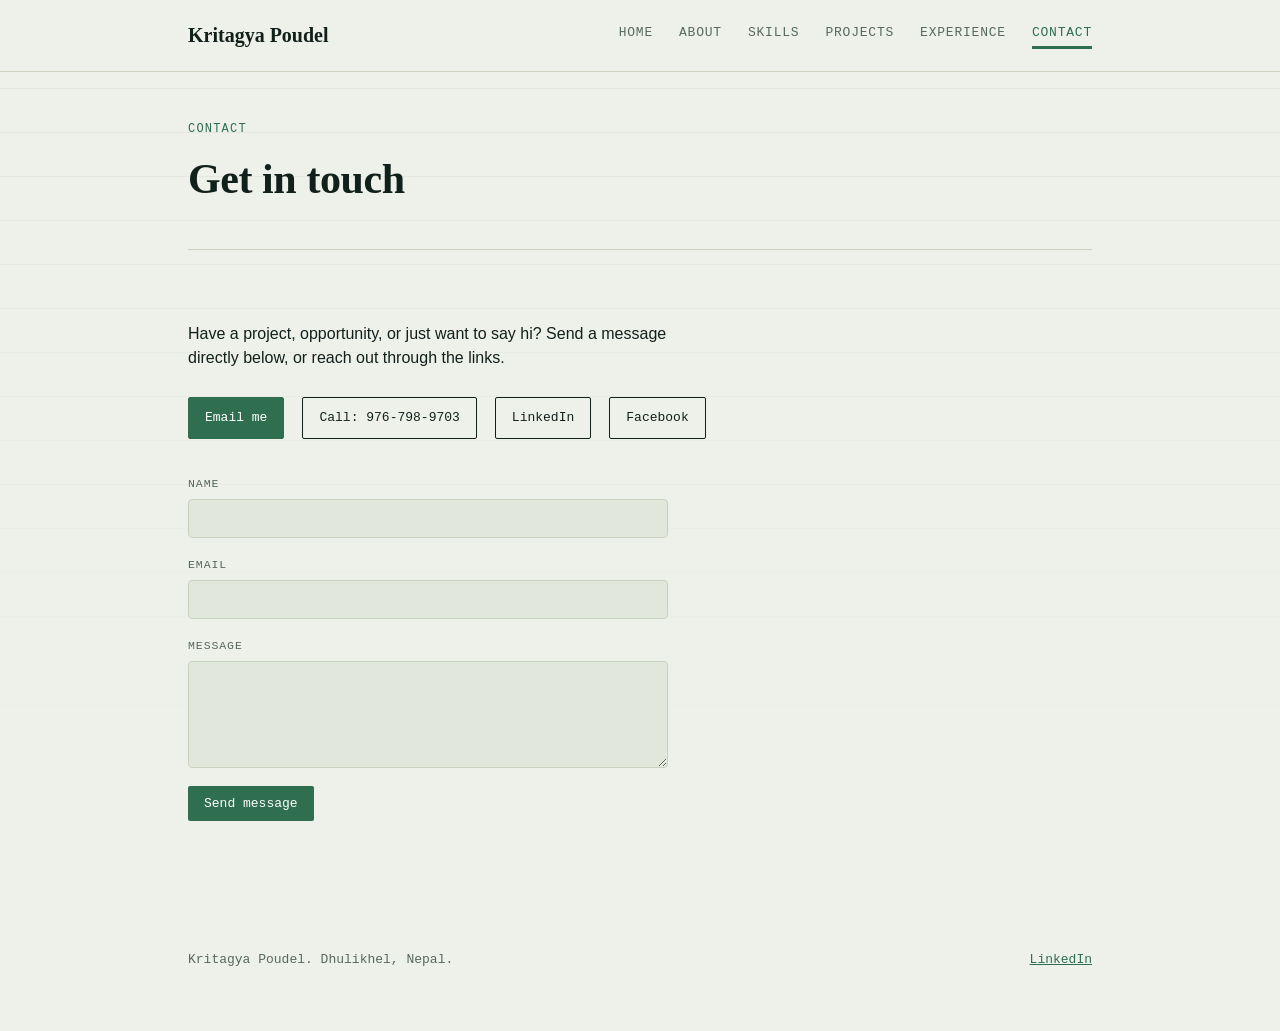
<file: contact.html>
<!DOCTYPE html>
<html lang="en">
<head>
<meta charset="UTF-8">
<meta name="viewport" content="width=device-width, initial-scale=1.0">
<title>Contact | Kritagya Poudel</title>
<meta name="description" content="Get in touch with Kritagya Poudel, Bachelor in Health Informatics student at Kathmandu University.">
<link rel="icon" type="image/svg+xml" href="data:image/svg+xml,%3Csvg xmlns='http://www.w3.org/2000/svg' viewBox='0 0 64 64'%3E%3Crect width='64' height='64' rx='12' fill='%232f6f4f'/%3E%3Ctext x='32' y='43' font-family='Georgia,serif' font-size='28' font-weight='700' fill='%23eef1ea' text-anchor='middle'%3EKP%3C/text%3E%3C/svg%3E">
<meta name="theme-color" content="#eef1ea">
<link rel="stylesheet" href="style.css">
<script>document.documentElement.classList.add('js')</script>
</head>
<body>
<div class="pulse-bg"></div>

<nav class="topnav">
  <div class="wrap">
    <a class="brand" href="index.html">Kritagya Poudel</a>
    <div class="links">
      <a href="index.html">Home</a>
      <a href="index.html#about">About</a>
      <a href="index.html#skills">Skills</a>
      <a href="index.html#projects">Projects</a>
      <a href="index.html#experience">Experience</a>
      <a href="contact.html" class="active">Contact</a>
    </div>
  </div>
</nav>

<div class="wrap">
  <div class="page-intro">
    <div class="eyebrow">Contact</div>
    <h1>Get in touch</h1>
  </div>

  <main>
    <section id="contact" class="reveal">
      <p style="max-width:520px;margin-bottom:24px;">Have a project, opportunity, or just want to say hi? Send a message directly below, or reach out through the links.</p>

      <div class="contact-links" style="margin-bottom:36px;">
        <a class="btn primary" href="mailto:kritagya1324@student.ku.edu.np">Email me</a>
        <a class="btn" href="tel:+9779767989703">Call: 976-798-9703</a>
        <a class="btn" href="https://www.linkedin.com/in/kritagyapoudel" target="_blank" rel="noopener">LinkedIn</a>
        <a class="btn" href="https://www.facebook.com/kritu.poudel/" target="_blank" rel="noopener">Facebook</a>
      </div>

      <form action="https://formspree.io/f/mqpzjjok" method="POST" class="contact-form">
        <div class="form-row">
          <label for="name">Name</label>
          <input type="text" id="name" name="name" required>
        </div>
        <div class="form-row">
          <label for="email">Email</label>
          <input type="email" id="email" name="_replyto" required>
        </div>
        <div class="form-row">
          <label for="message">Message</label>
          <textarea id="message" name="message" rows="5" required></textarea>
        </div>
        <input type="text" name="_gotcha" tabindex="-1" autocomplete="off" style="display:none" aria-hidden="true">
        <button type="submit" class="btn primary">Send message</button>
        <p class="form-status" role="status" aria-live="polite"></p>
      </form>
    </section>
  </main>

  <footer>
    <span>Kritagya Poudel. Dhulikhel, Nepal.</span>
    <span><a href="https://www.linkedin.com/in/kritagyapoudel" target="_blank" rel="noopener">LinkedIn</a></span>
  </footer>
</div>

<script src="script.js"></script>
</body>
</html>
</file>
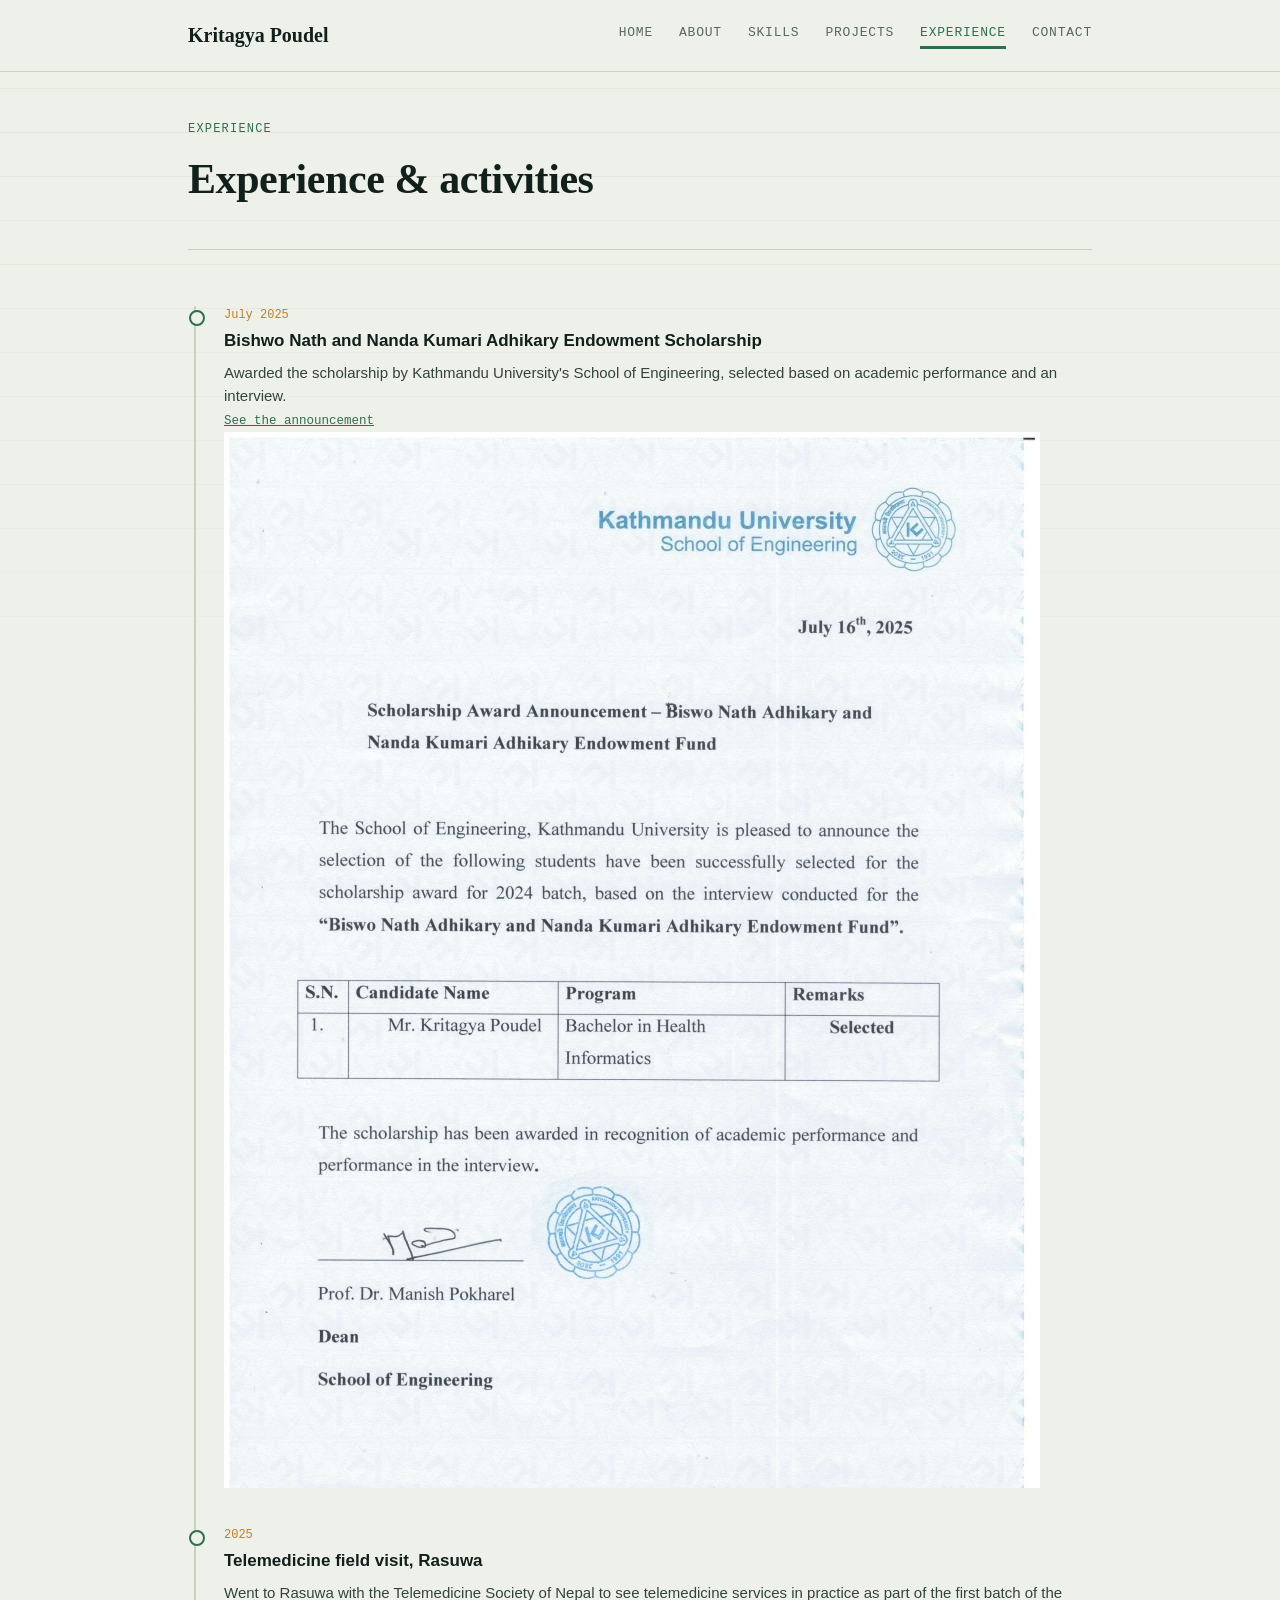
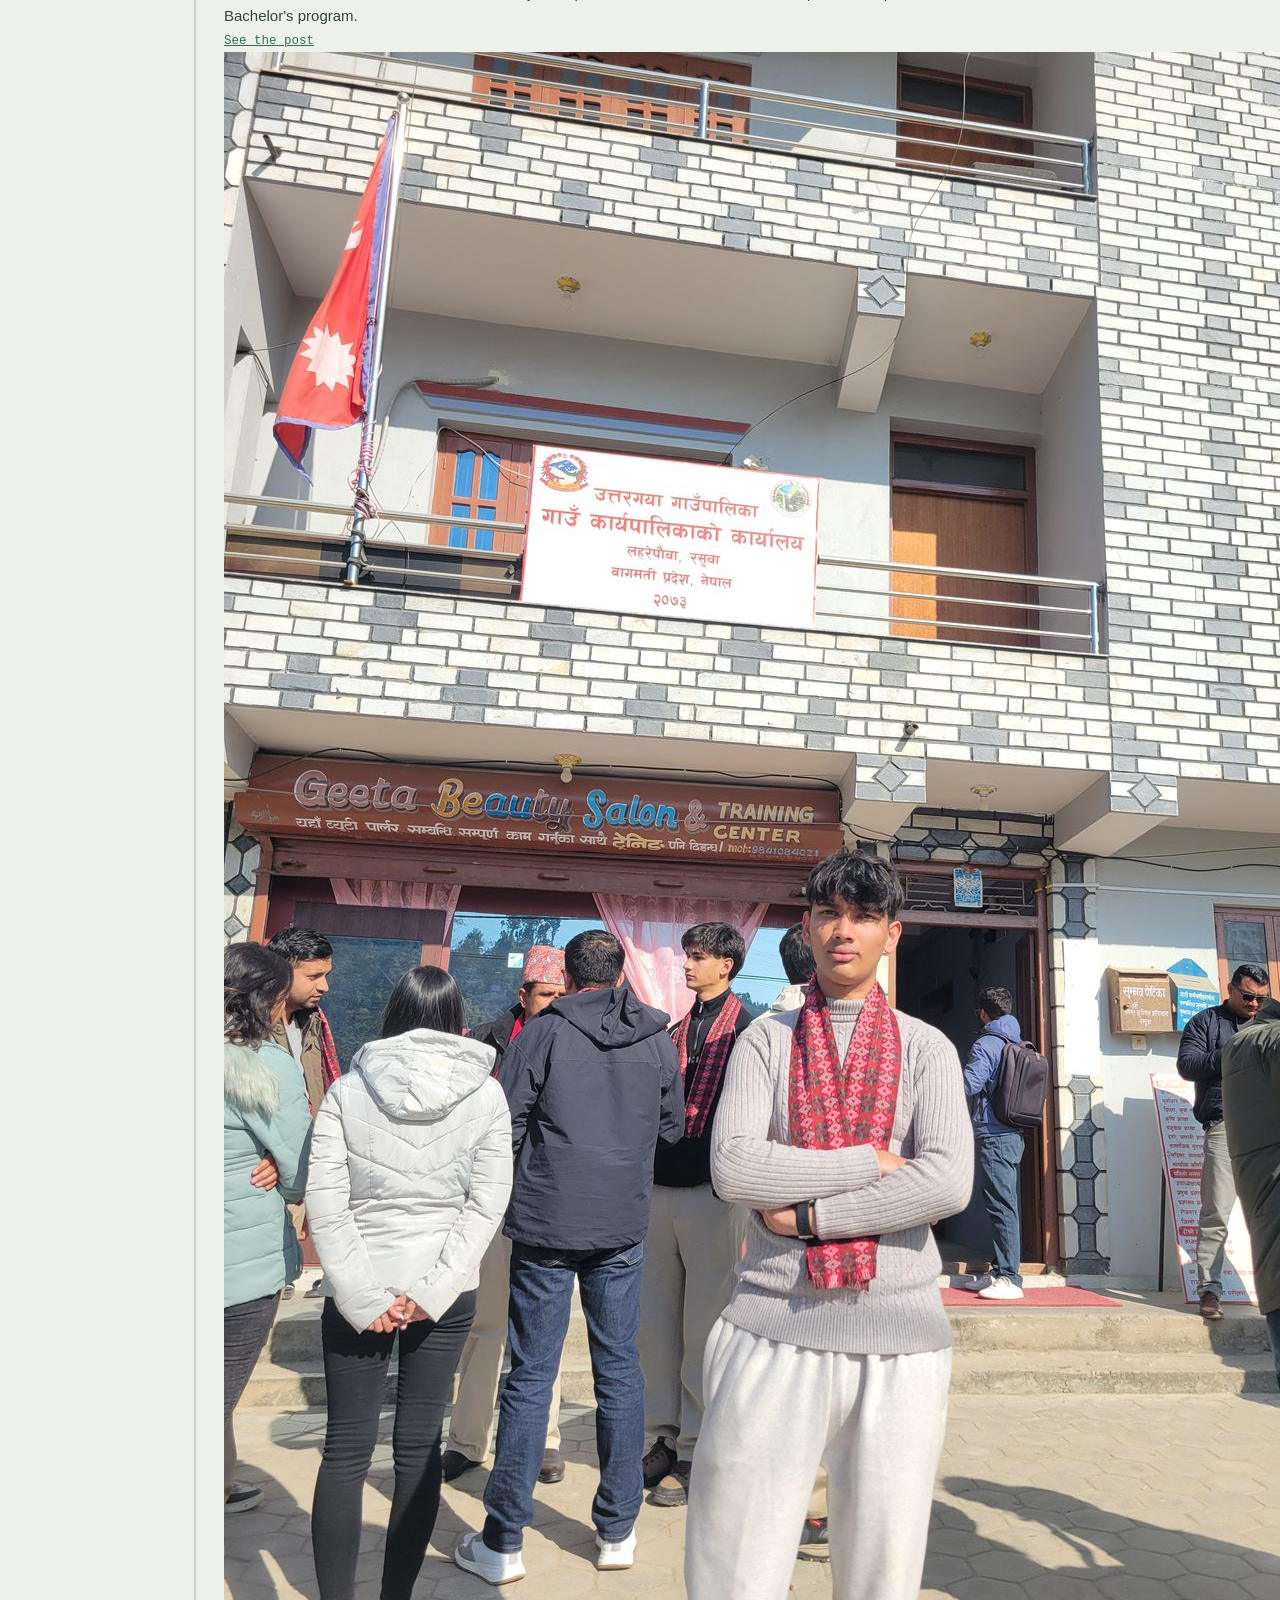
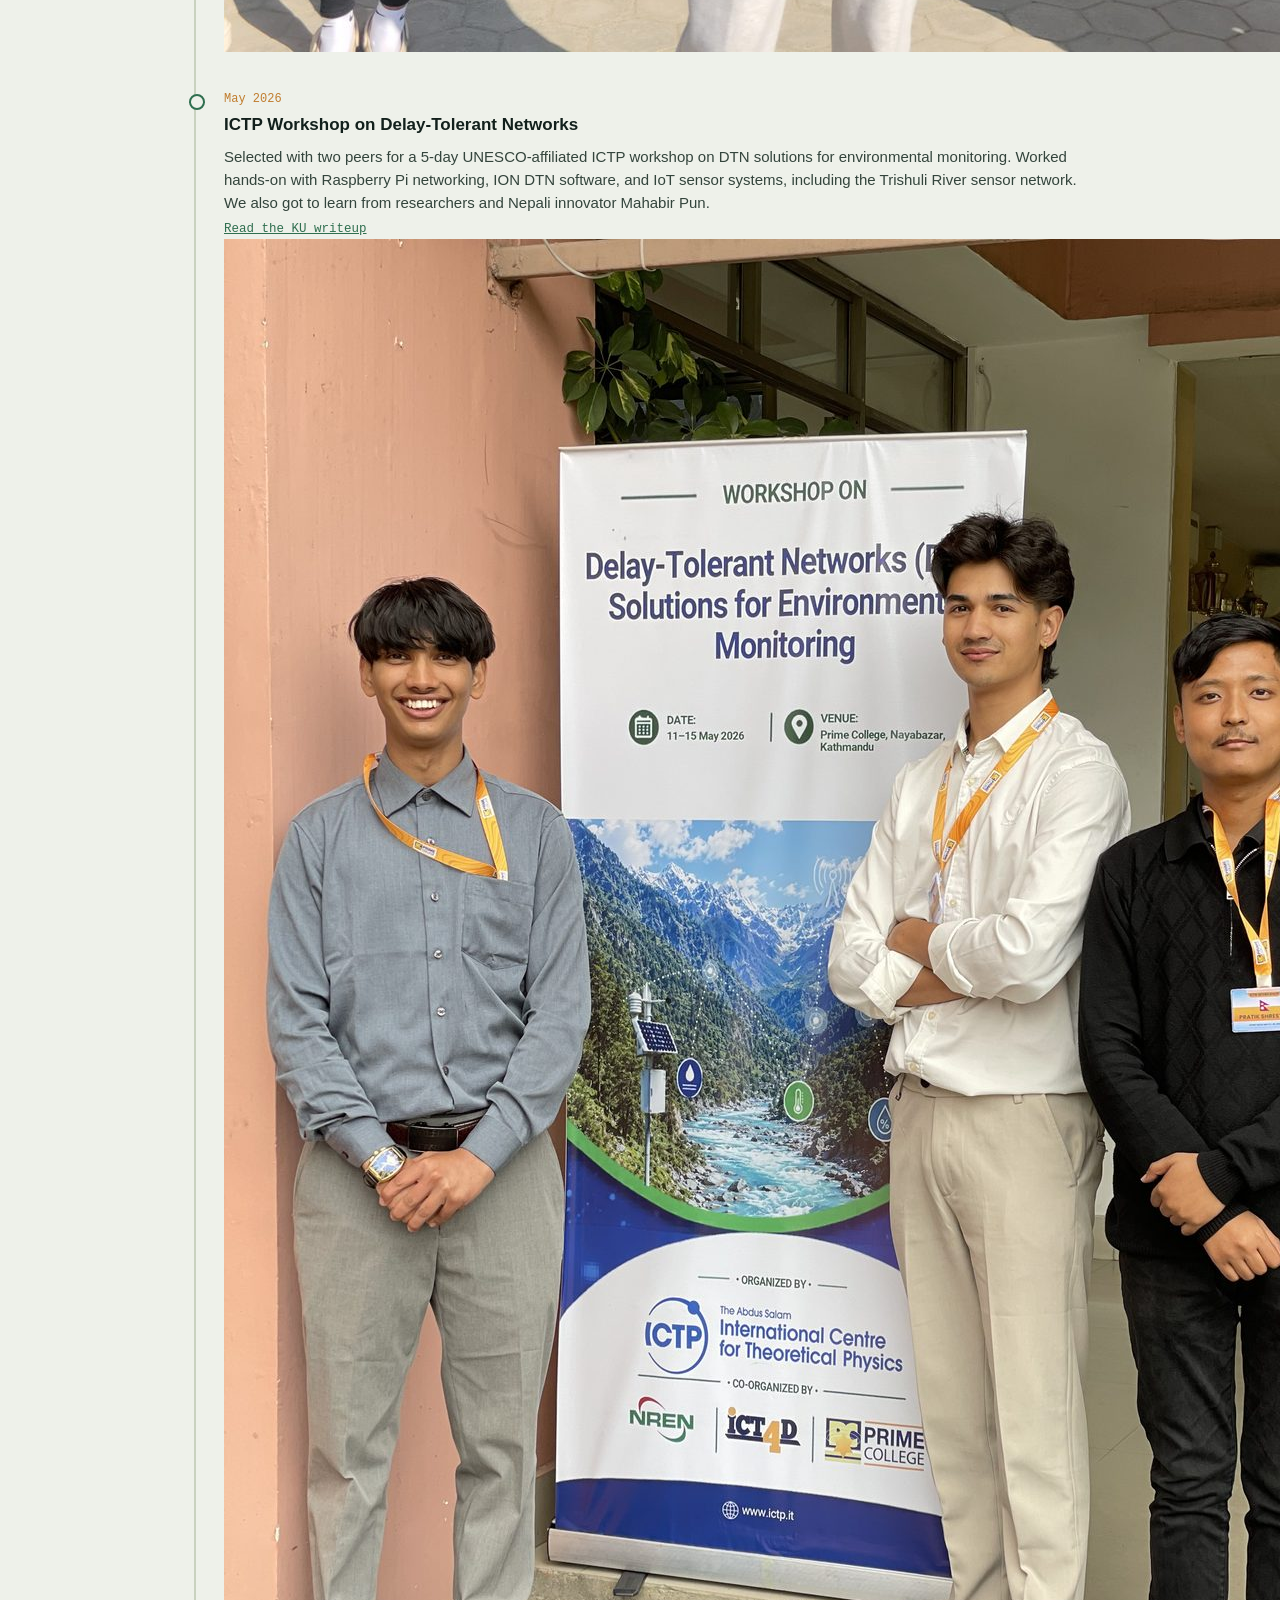
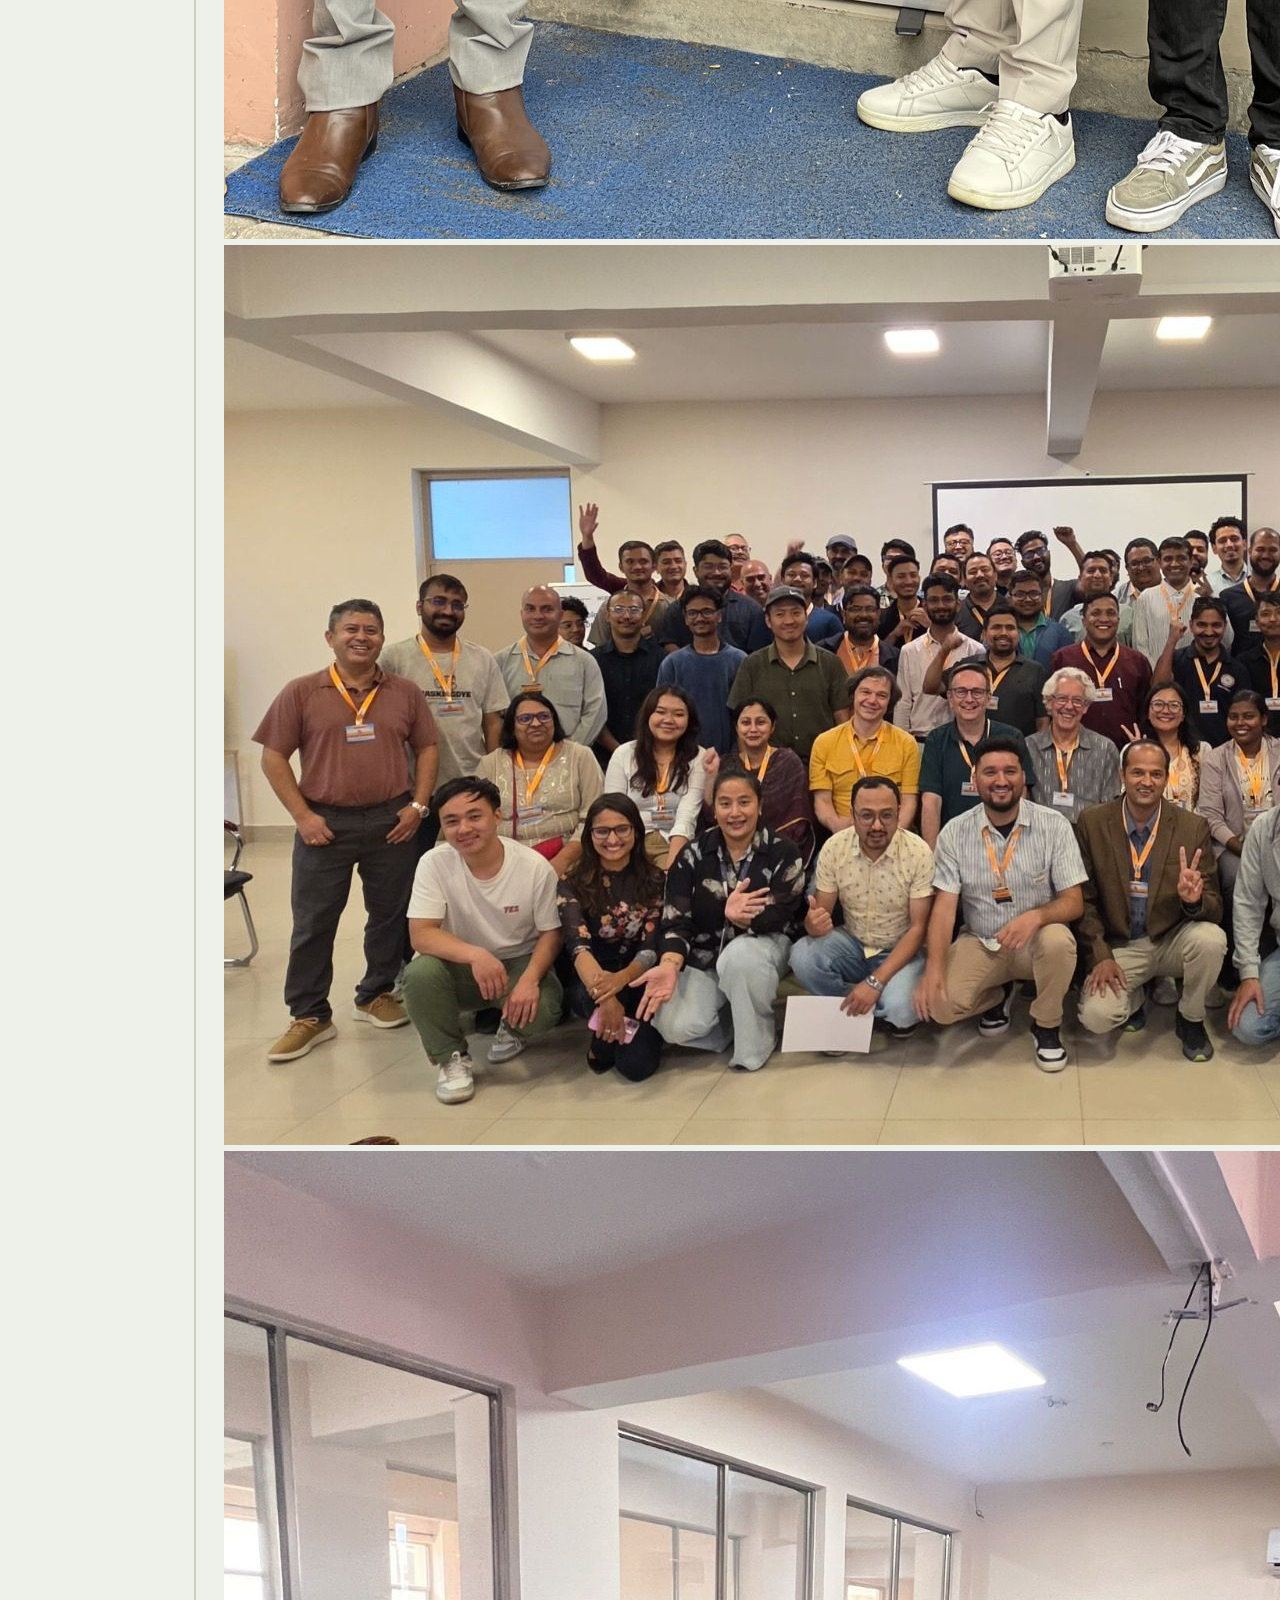
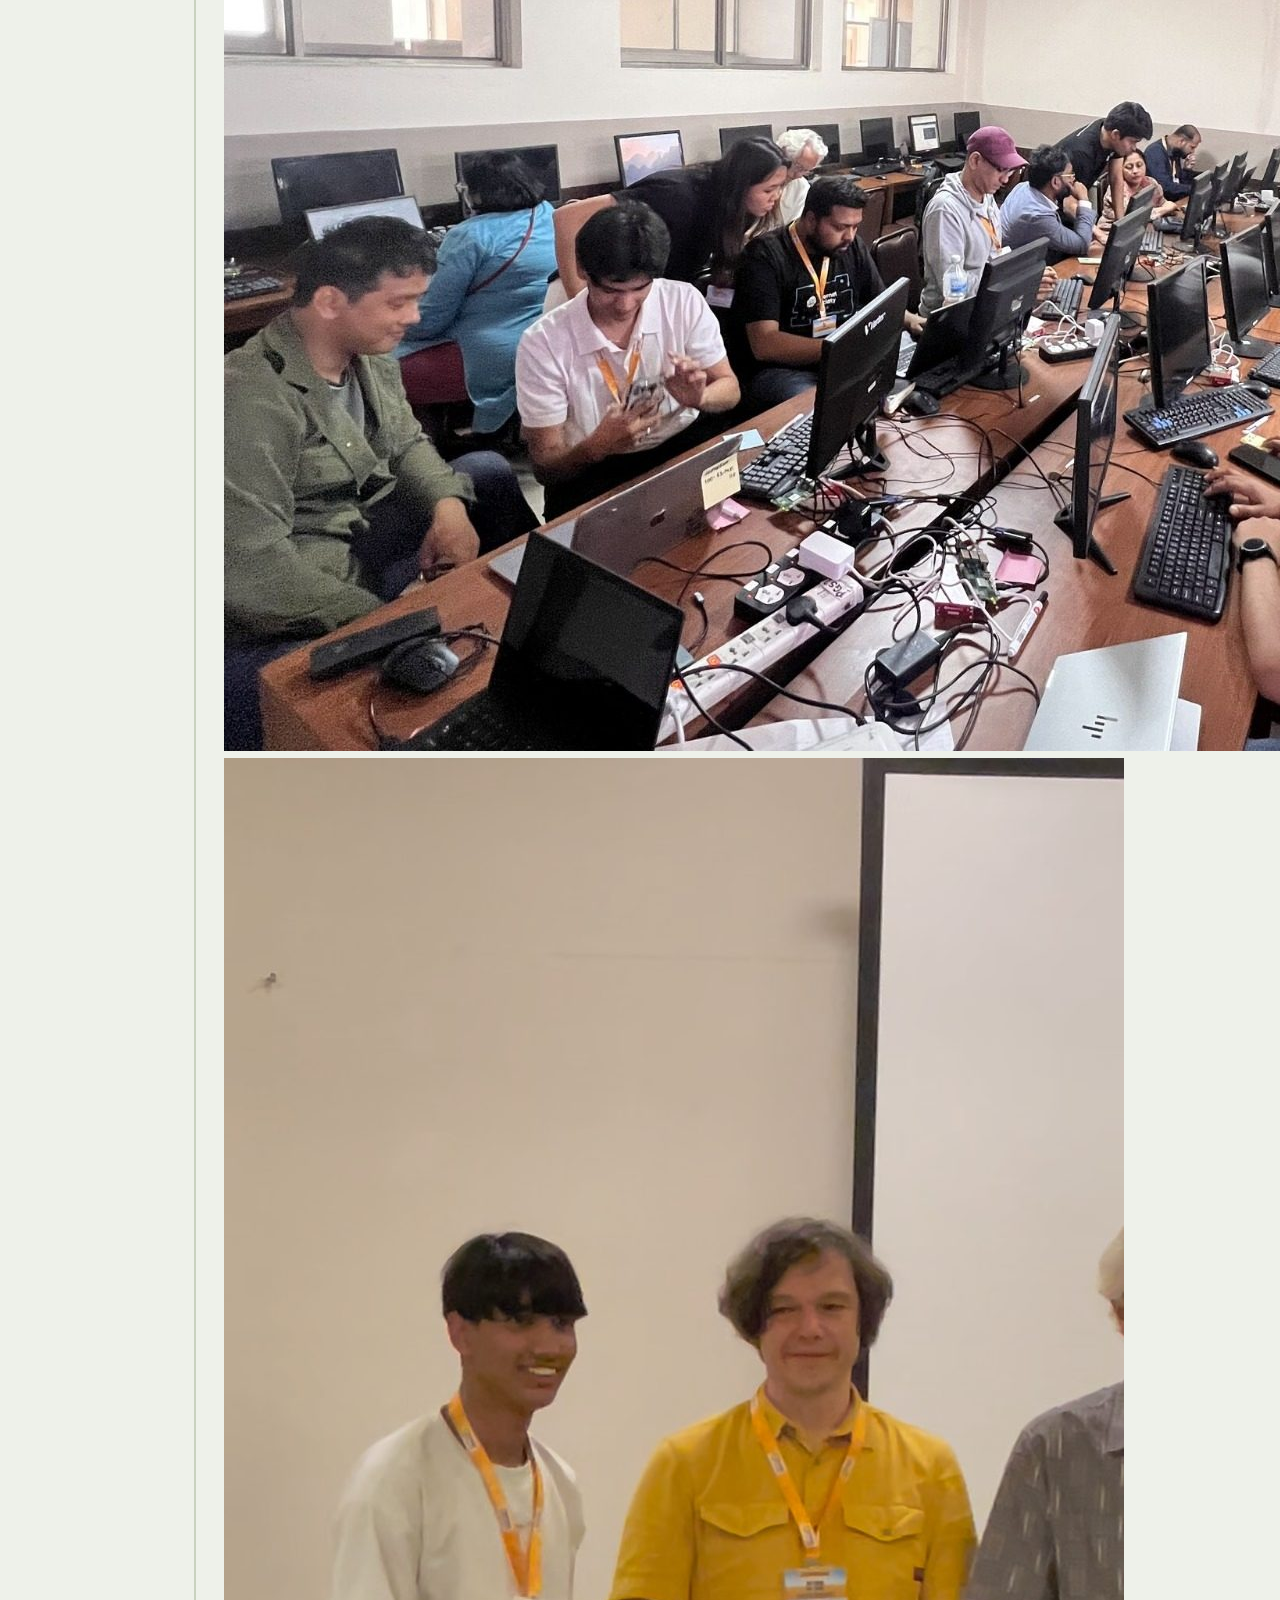
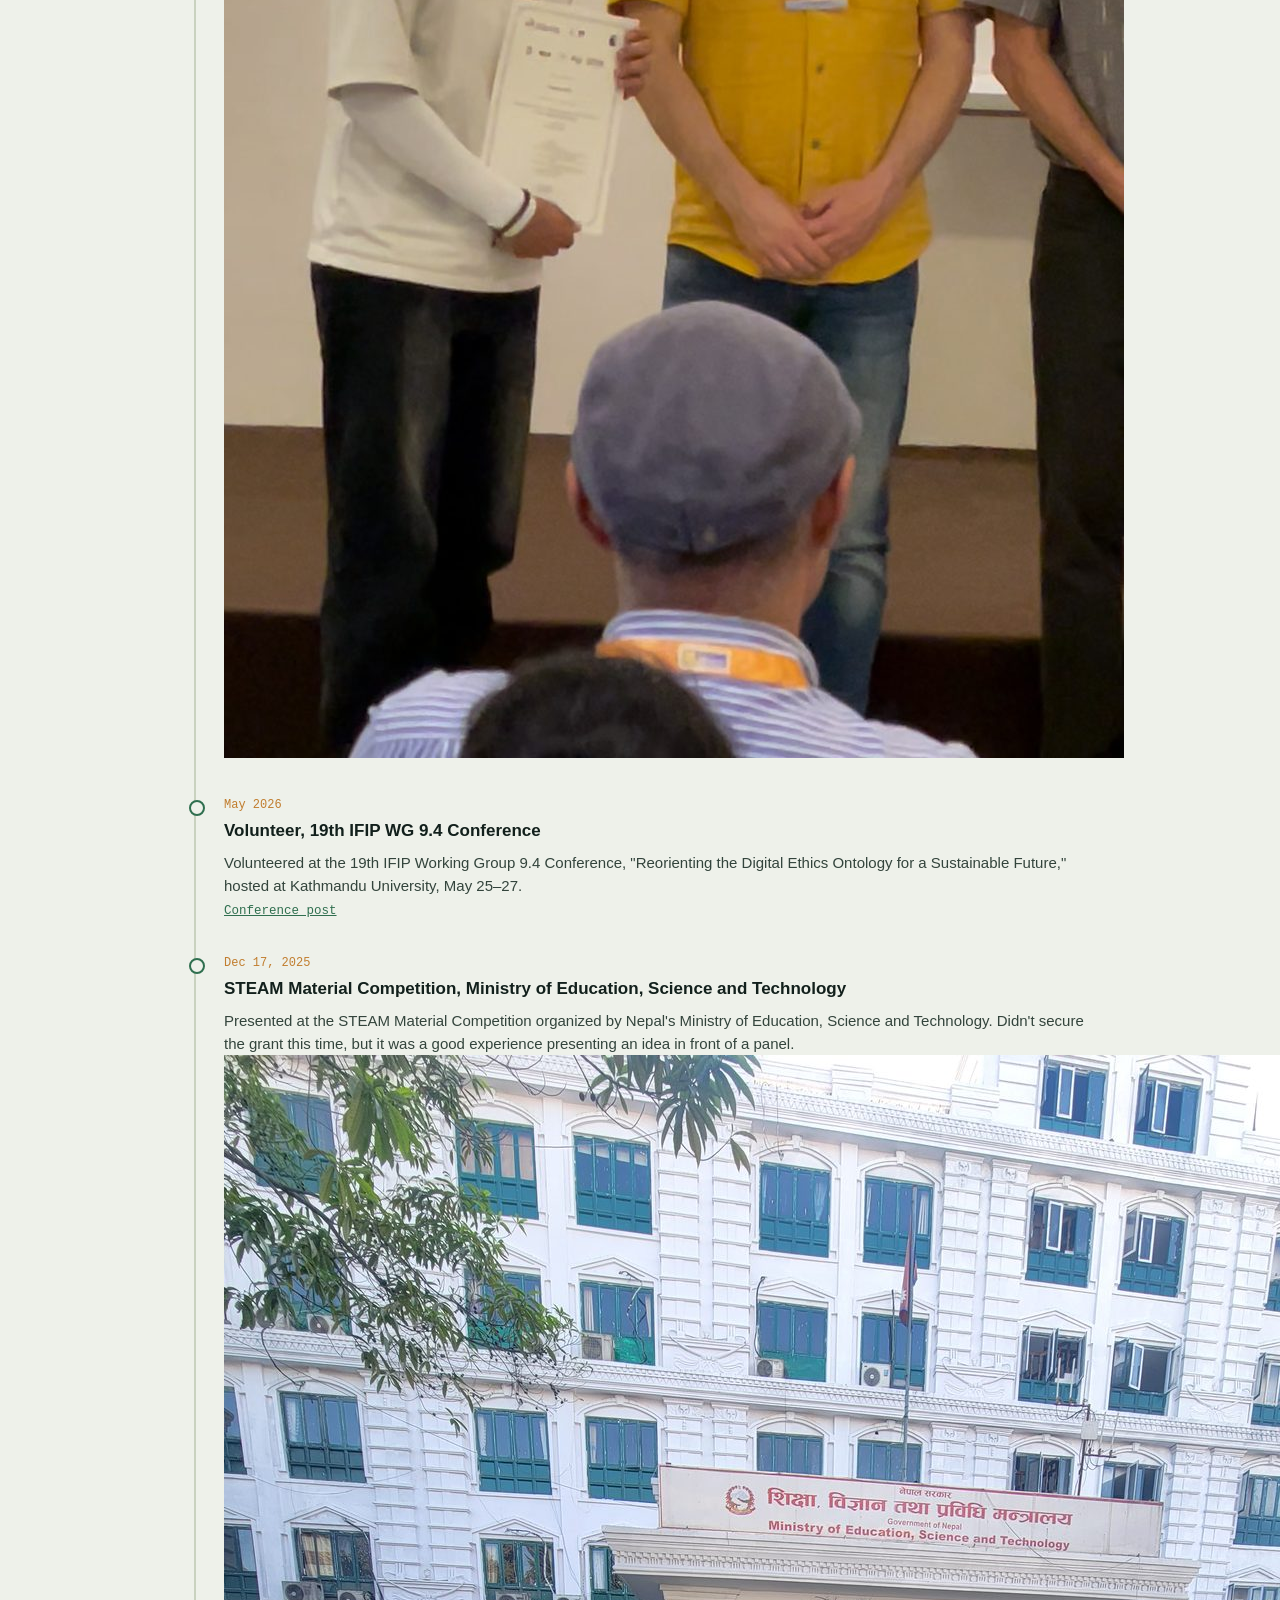
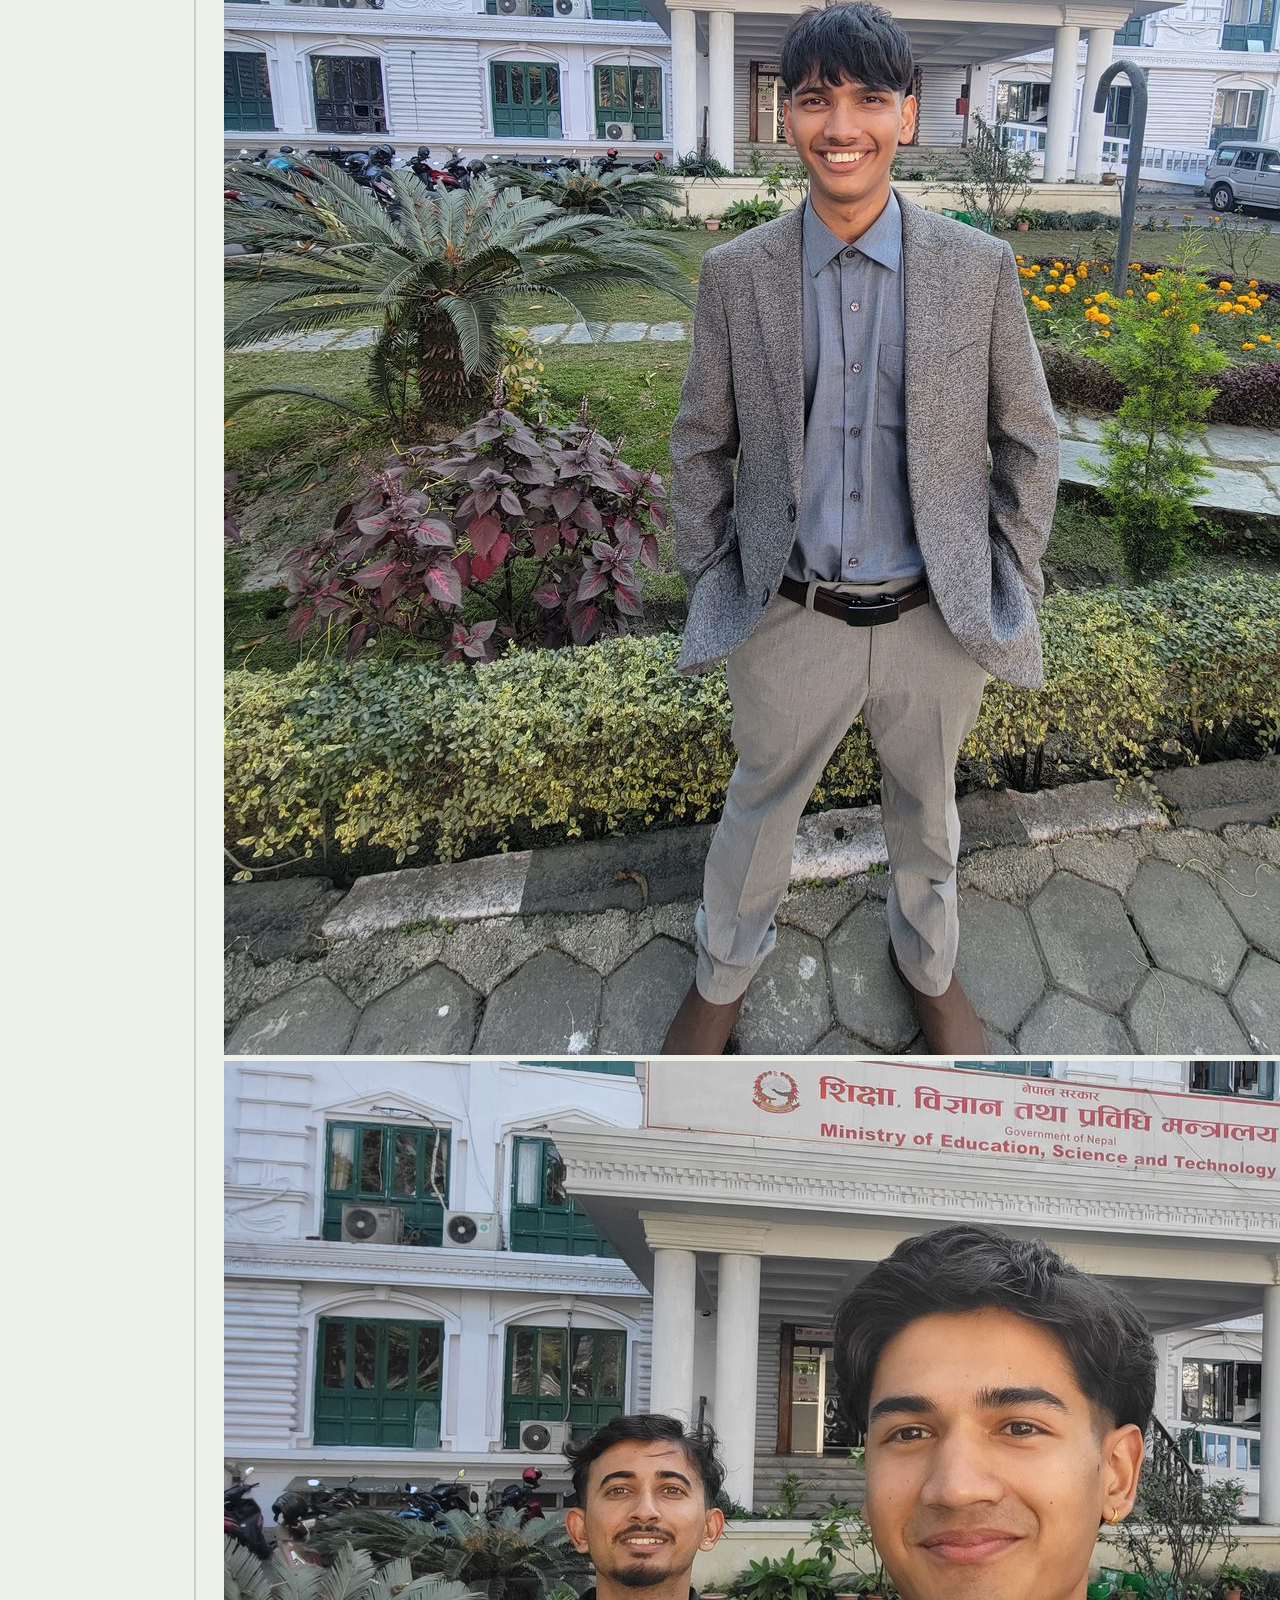
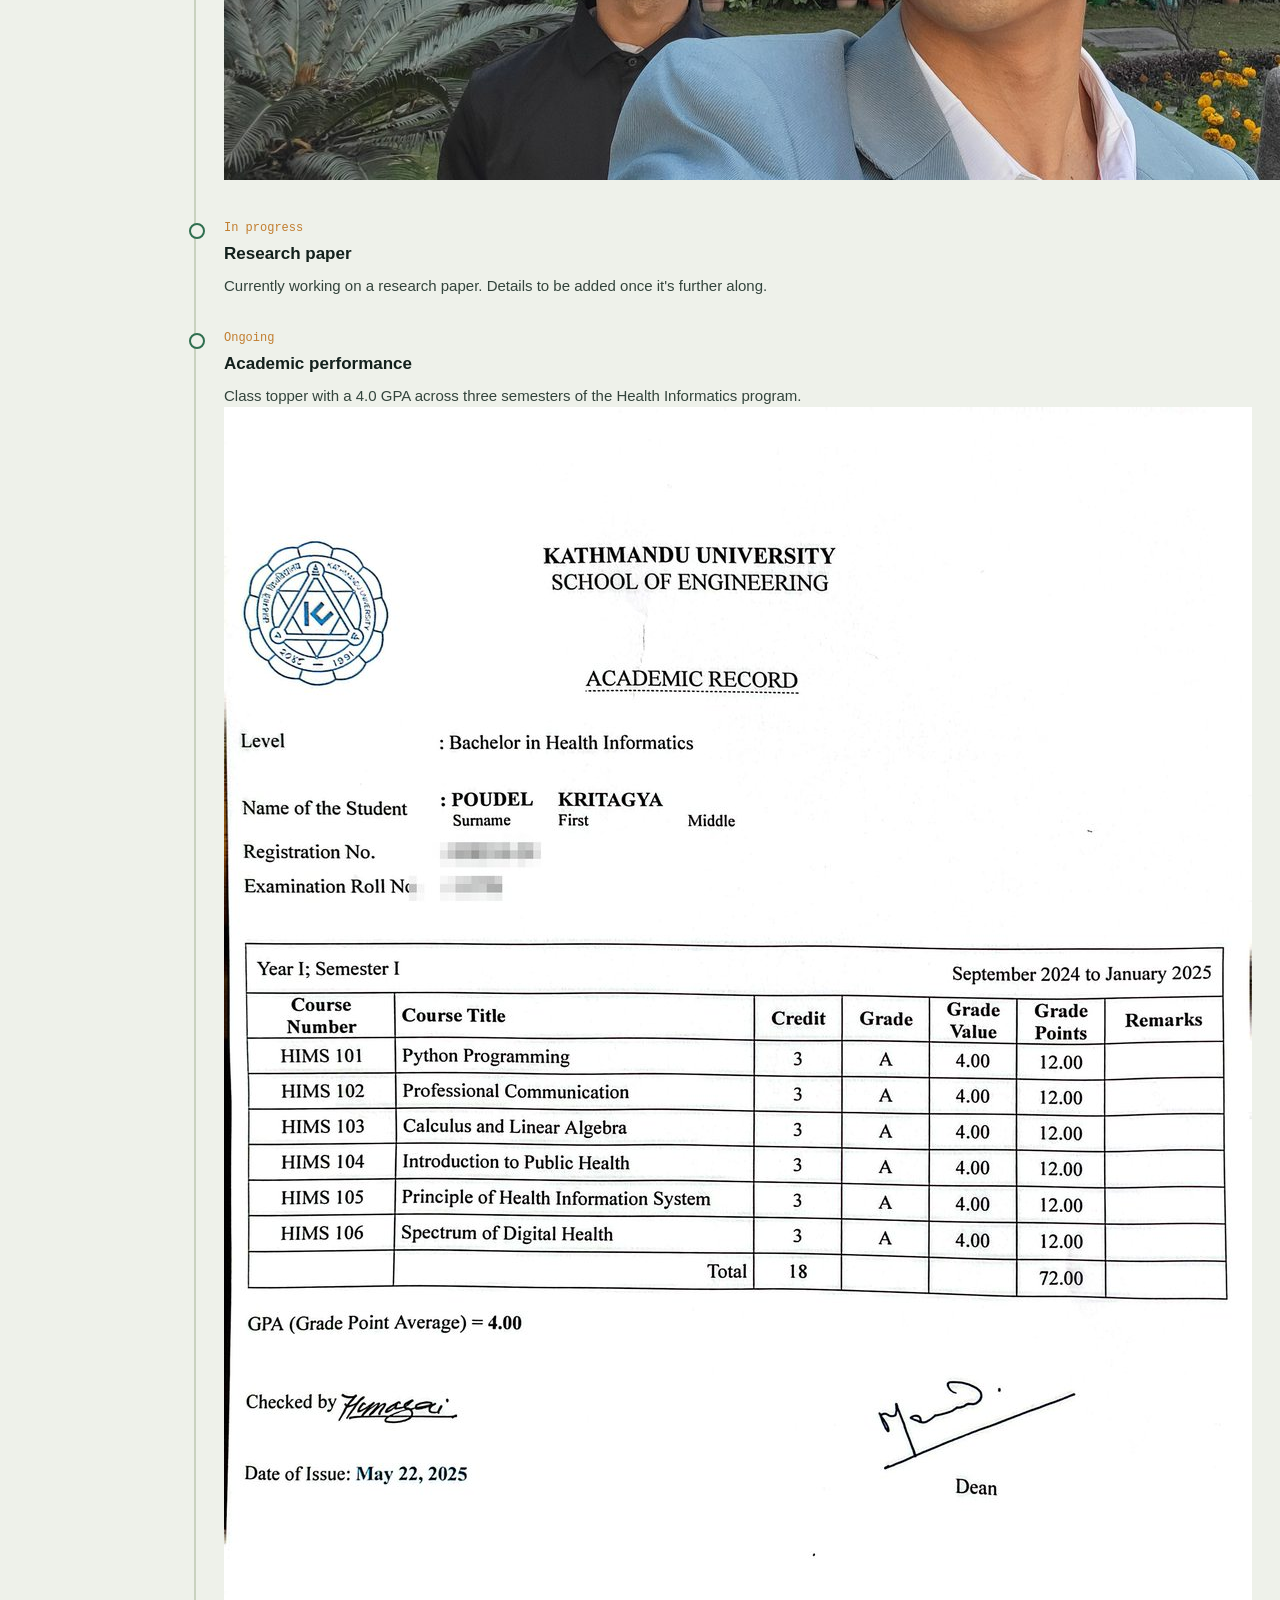
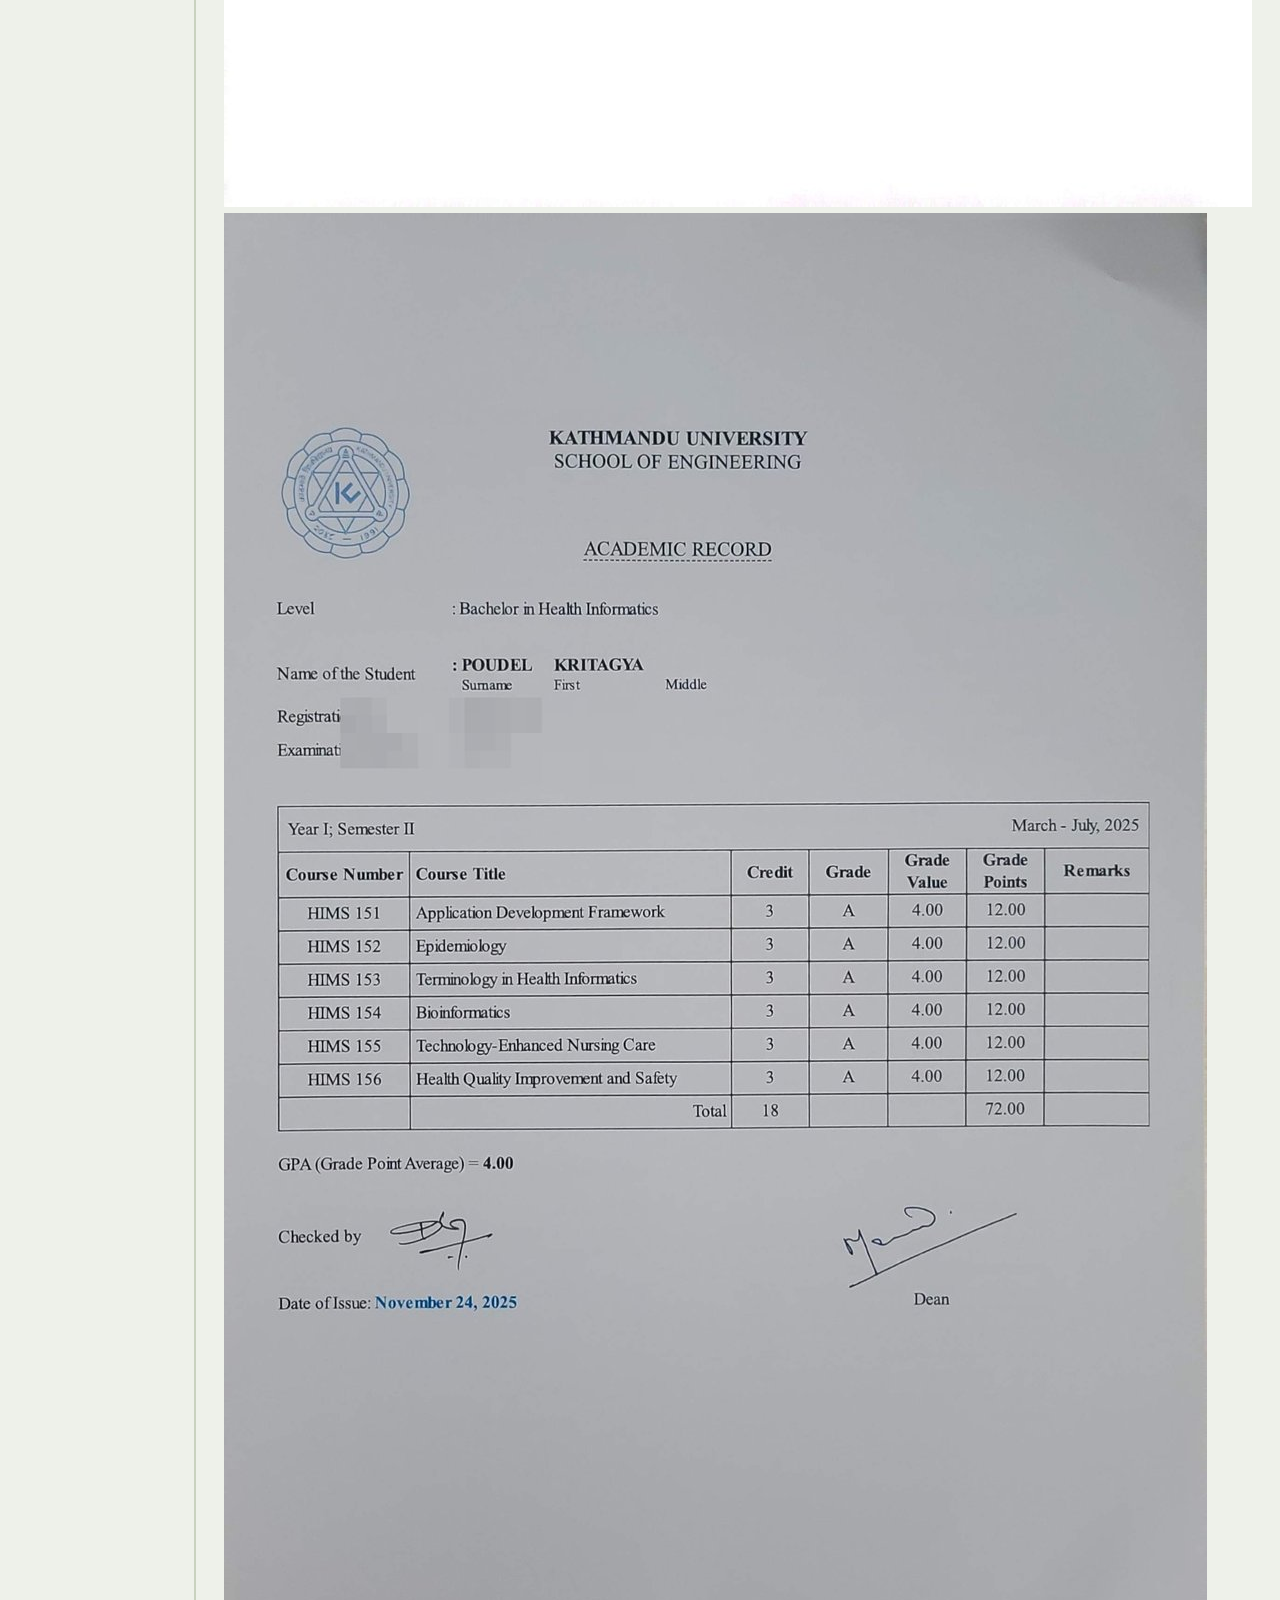
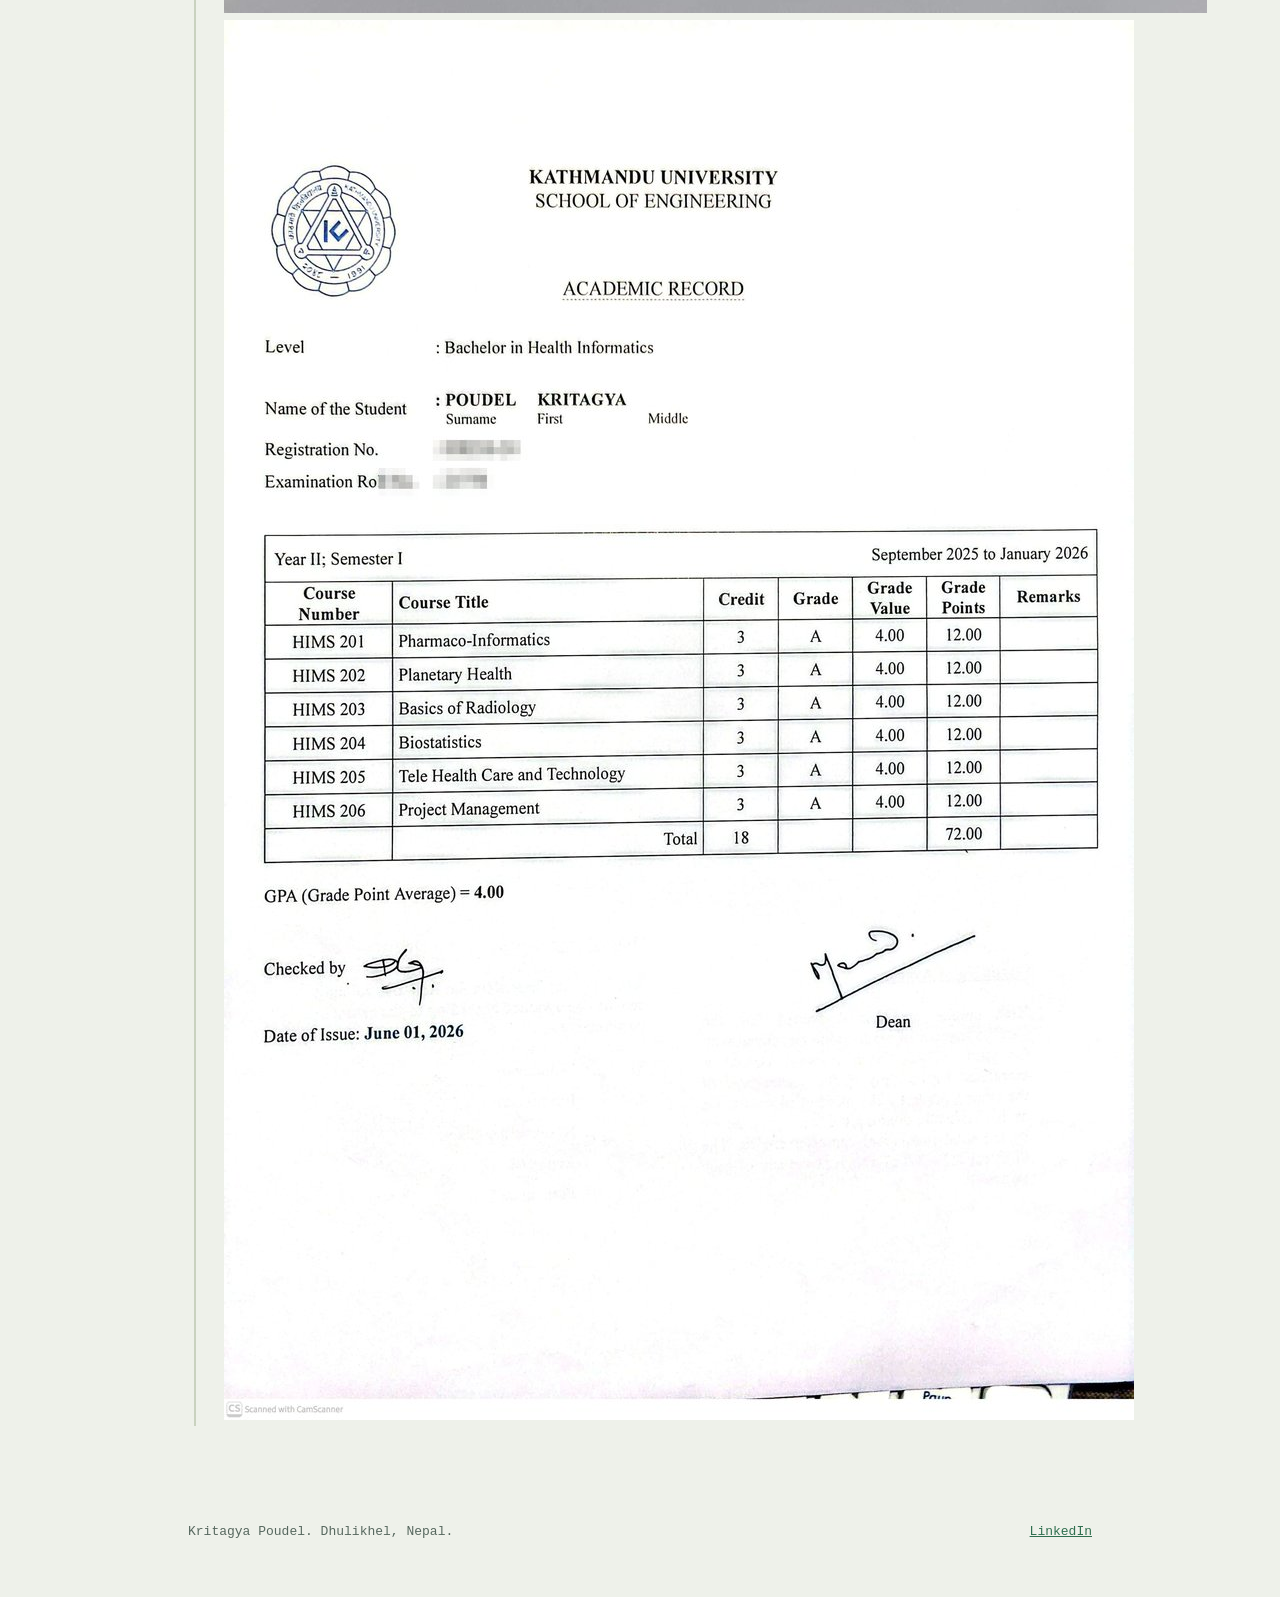
<file: experience.html>
<!DOCTYPE html>
<html lang="en">
<head>
<meta charset="UTF-8">
<meta name="viewport" content="width=device-width, initial-scale=1.0">
<title>Experience | Kritagya Poudel</title>
<meta name="description" content="Experience and activities of Kritagya Poudel, Bachelor in Health Informatics student at Kathmandu University.">
<link rel="icon" type="image/svg+xml" href="data:image/svg+xml,%3Csvg xmlns='http://www.w3.org/2000/svg' viewBox='0 0 64 64'%3E%3Crect width='64' height='64' rx='12' fill='%232f6f4f'/%3E%3Ctext x='32' y='43' font-family='Georgia,serif' font-size='28' font-weight='700' fill='%23eef1ea' text-anchor='middle'%3EKP%3C/text%3E%3C/svg%3E">
<link rel="stylesheet" href="style.css">
</head>
<body>
<div class="pulse-bg"></div>

<nav class="topnav">
  <div class="wrap">
    <a class="brand" href="index.html">Kritagya Poudel</a>
    <div class="links">
      <a href="index.html">Home</a>
      <a href="about.html">About</a>
      <a href="skills.html">Skills</a>
      <a href="projects.html">Projects</a>
      <a href="experience.html" class="active">Experience</a>
      <a href="contact.html">Contact</a>
    </div>
  </div>
</nav>

<div class="wrap">
  <div class="page-intro">
    <div class="eyebrow">Experience</div>
    <h1>Experience &amp; activities</h1>
  </div>

  <main>
    <section id="experience" class="reveal">
      <div class="tl">
        <div class="tl-item">
          <div class="tl-date">July 2025</div>
          <div class="tl-title">Bishwo Nath and Nanda Kumari Adhikary Endowment Scholarship</div>
          <div class="tl-desc">Awarded the scholarship by Kathmandu University's School of Engineering, selected based on academic performance and an interview.
            <br><a href="https://ku.edu.np/news-app/scholarship-award-announcement---biswo-nath-adhikary-and-nanda-kumari-adhikary-endowment-fund?tags=SCHOLARSHIP&search_site_name=kuhome&show_on_home=0" target="_blank" rel="noopener">See the announcement</a>
            <div class="tl-photos">
              <img src="images/scholarship-notice.jpg" alt="Official scholarship award announcement notice">
            </div>
          </div>
        </div>
        <div class="tl-item">
          <div class="tl-date">2025</div>
          <div class="tl-title">Telemedicine field visit, Rasuwa</div>
          <div class="tl-desc">Went to Rasuwa with the Telemedicine Society of Nepal to see telemedicine services in practice as part of the first batch of the Bachelor's program.
            <br><a href="https://www.linkedin.com/posts/kudohi_students-from-the-first-batch-of-the-bachelors-activity-7417100293370228736-YAhb" target="_blank" rel="noopener">See the post</a>
            <div class="tl-photos">
              <img src="images/rasuwa-visit.jpg" alt="With the group outside the Rasuwa rural municipality office">
            </div>
          </div>
        </div>
        <div class="tl-item">
          <div class="tl-date">May 2026</div>
          <div class="tl-title">ICTP Workshop on Delay-Tolerant Networks</div>
          <div class="tl-desc">Selected with two peers for a 5-day UNESCO-affiliated ICTP workshop on DTN solutions for environmental monitoring. Worked hands-on with Raspberry Pi networking, ION DTN software, and IoT sensor systems, including the Trishuli River sensor network. We also got to learn from researchers and Nepali innovator Mahabir Pun.
            <br><a href="https://ku.edu.np/news-app/ku-health-informatics-students-attend-ictp-workshop-on-delay-tolerant-networks?search_category=3&search_school=1&search_department=67&search_site_name=kudohi" target="_blank" rel="noopener">Read the KU writeup</a>
            <div class="tl-photos">
              <img src="images/dtn-banner.jpg" alt="With workshop peers next to the DTN workshop banner">
              <img src="images/dtn-group.jpg" alt="Group photo of all DTN workshop participants">
              <img src="images/dtn-lab.jpg" alt="Working hands-on with Raspberry Pi networking during the workshop">
              <img src="images/dtn-certificate.jpg" alt="Receiving the workshop completion certificate">
            </div>
          </div>
        </div>
        <div class="tl-item">
          <div class="tl-date">May 2026</div>
          <div class="tl-title">Volunteer, 19th IFIP WG 9.4 Conference</div>
          <div class="tl-desc">Volunteered at the 19th IFIP Working Group 9.4 Conference, "Reorienting the Digital Ethics Ontology for a Sustainable Future," hosted at Kathmandu University, May 25&ndash;27.
            <br><a href="https://lnkd.in/p/g4Z8MsCM" target="_blank" rel="noopener">Conference post</a>
          </div>
        </div>
        <div class="tl-item">
          <div class="tl-date">Dec 17, 2025</div>
          <div class="tl-title">STEAM Material Competition, Ministry of Education, Science and Technology</div>
          <div class="tl-desc">Presented at the STEAM Material Competition organized by Nepal's Ministry of Education, Science and Technology. Didn't secure the grant this time, but it was a good experience presenting an idea in front of a panel.
            <div class="tl-photos">
              <img src="images/steam-competition-2.jpg" alt="Outside the Ministry of Education, Science and Technology for the STEAM competition">
              <img src="images/steam-competition-1.jpg" alt="With teammates outside the Ministry of Education, Science and Technology">
            </div>
          </div>
        </div>
        <div class="tl-item">
          <div class="tl-date">In progress</div>
          <div class="tl-title">Research paper</div>
          <div class="tl-desc">Currently working on a research paper. Details to be added once it's further along.</div>
        </div>
        <div class="tl-item">
          <div class="tl-date">Ongoing</div>
          <div class="tl-title">Academic performance</div>
          <div class="tl-desc">Class topper with a 4.0 GPA across three semesters of the Health Informatics program.
            <div class="tl-photos">
              <img src="images/transcript-sem1.jpg" alt="Semester I academic record, GPA 4.00">
              <img src="images/transcript-sem2.jpg" alt="Semester II academic record, GPA 4.00">
              <img src="images/transcript-sem3.jpg" alt="Year II Semester I academic record, GPA 4.00">
            </div>
          </div>
        </div>
      </div>
    </section>
  </main>

  <footer>
    <span>Kritagya Poudel. Dhulikhel, Nepal.</span>
    <span><a href="https://www.linkedin.com/in/kritagyapoudel" target="_blank" rel="noopener">LinkedIn</a></span>
  </footer>
</div>

<script src="script.js"></script>
</body>
</html>
</file>
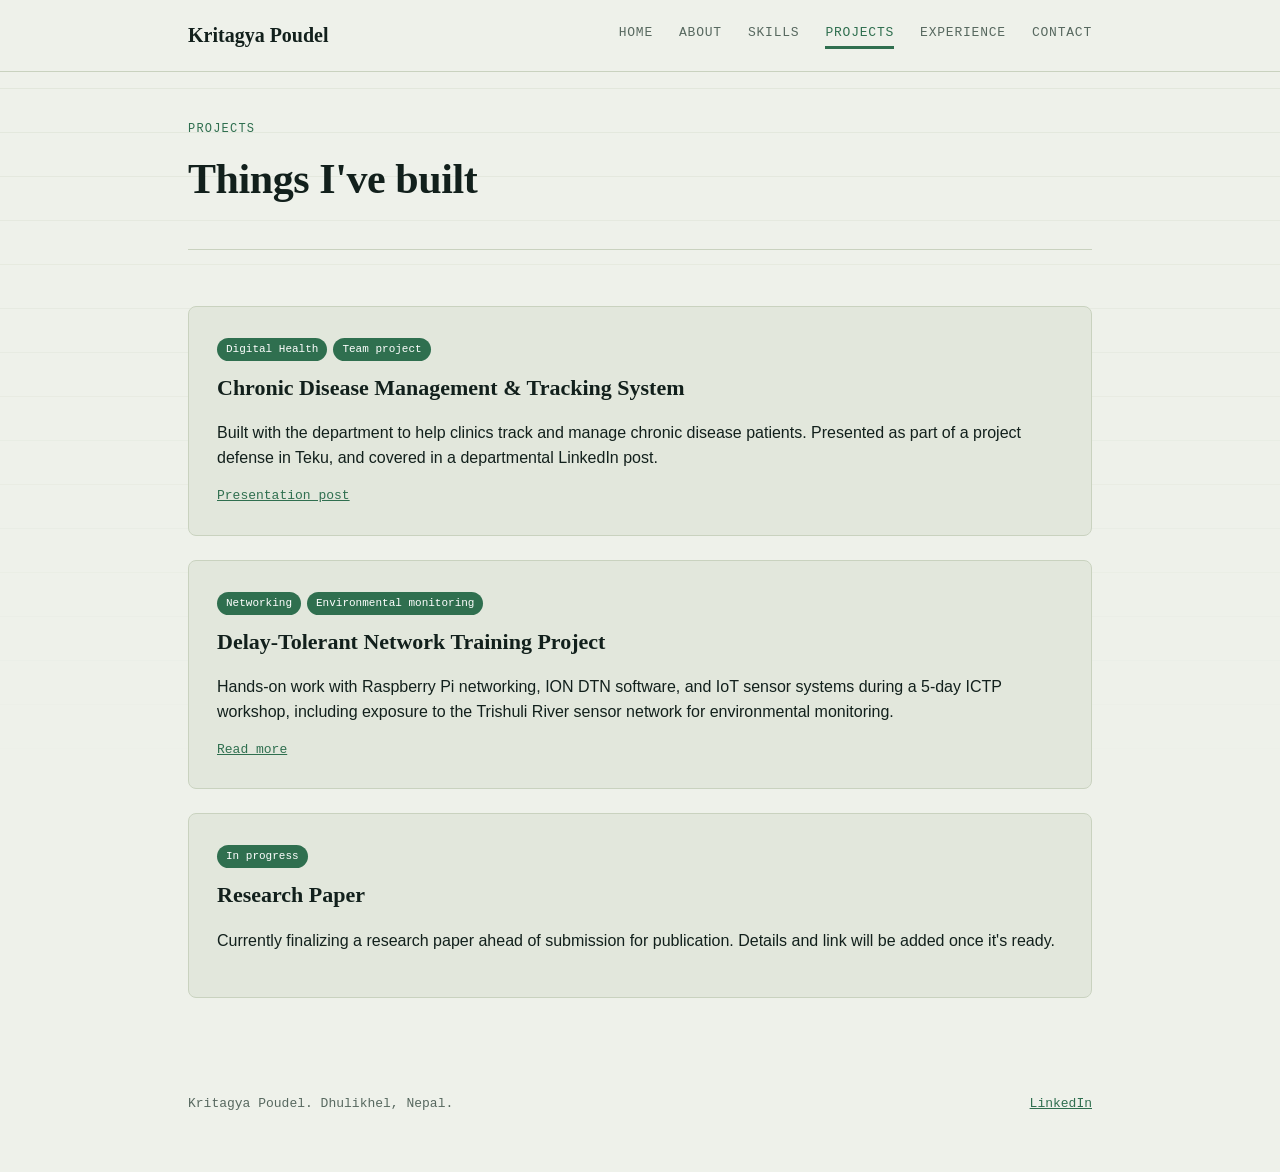
<file: projects.html>
<!DOCTYPE html>
<html lang="en">
<head>
<meta charset="UTF-8">
<meta name="viewport" content="width=device-width, initial-scale=1.0">
<title>Projects | Kritagya Poudel</title>
<meta name="description" content="Projects by Kritagya Poudel, Bachelor in Health Informatics student at Kathmandu University.">
<link rel="icon" type="image/svg+xml" href="data:image/svg+xml,%3Csvg xmlns='http://www.w3.org/2000/svg' viewBox='0 0 64 64'%3E%3Crect width='64' height='64' rx='12' fill='%232f6f4f'/%3E%3Ctext x='32' y='43' font-family='Georgia,serif' font-size='28' font-weight='700' fill='%23eef1ea' text-anchor='middle'%3EKP%3C/text%3E%3C/svg%3E">
<link rel="stylesheet" href="style.css">
</head>
<body>
<div class="pulse-bg"></div>

<nav class="topnav">
  <div class="wrap">
    <a class="brand" href="index.html">Kritagya Poudel</a>
    <div class="links">
      <a href="index.html">Home</a>
      <a href="about.html">About</a>
      <a href="skills.html">Skills</a>
      <a href="projects.html" class="active">Projects</a>
      <a href="experience.html">Experience</a>
      <a href="contact.html">Contact</a>
    </div>
  </div>
</nav>

<div class="wrap">
  <div class="page-intro">
    <div class="eyebrow">Projects</div>
    <h1>Things I've built</h1>
  </div>

  <main>
    <section id="project" class="reveal-stagger">
      <div class="project-card">
        <span class="tag">Digital Health</span><span class="tag">Team project</span>
        <h3>Chronic Disease Management &amp; Tracking System</h3>
        <p>Built with the department to help clinics track and manage chronic disease patients. Presented as part of a project defense in Teku, and covered in a departmental LinkedIn post.</p>
        <div class="project-links">
          <a href="https://www.linkedin.com/posts/kudohi_the-department-of-health-informatics-kathmandu-activity-7490781590642663424-5_3l" target="_blank" rel="noopener">Presentation post</a>
        </div>
      </div>

      <div class="project-card">
        <span class="tag">Networking</span><span class="tag">Environmental monitoring</span>
        <h3>Delay-Tolerant Network Training Project</h3>
        <p>Hands-on work with Raspberry Pi networking, ION DTN software, and IoT sensor systems during a 5-day ICTP workshop, including exposure to the Trishuli River sensor network for environmental monitoring.</p>
        <div class="project-links">
          <a href="https://ku.edu.np/news-app/ku-health-informatics-students-attend-ictp-workshop-on-delay-tolerant-networks?search_category=3&search_school=1&search_department=67&search_site_name=kudohi" target="_blank" rel="noopener">Read more</a>
        </div>
      </div>

      <div class="project-card">
        <span class="tag">In progress</span>
        <h3>Research Paper</h3>
        <p>Currently finalizing a research paper ahead of submission for publication. Details and link will be added once it's ready.</p>
      </div>
    </section>
  </main>

  <footer>
    <span>Kritagya Poudel. Dhulikhel, Nepal.</span>
    <span><a href="https://www.linkedin.com/in/kritagyapoudel" target="_blank" rel="noopener">LinkedIn</a></span>
  </footer>
</div>

<script src="script.js"></script>
</body>
</html>
</file>
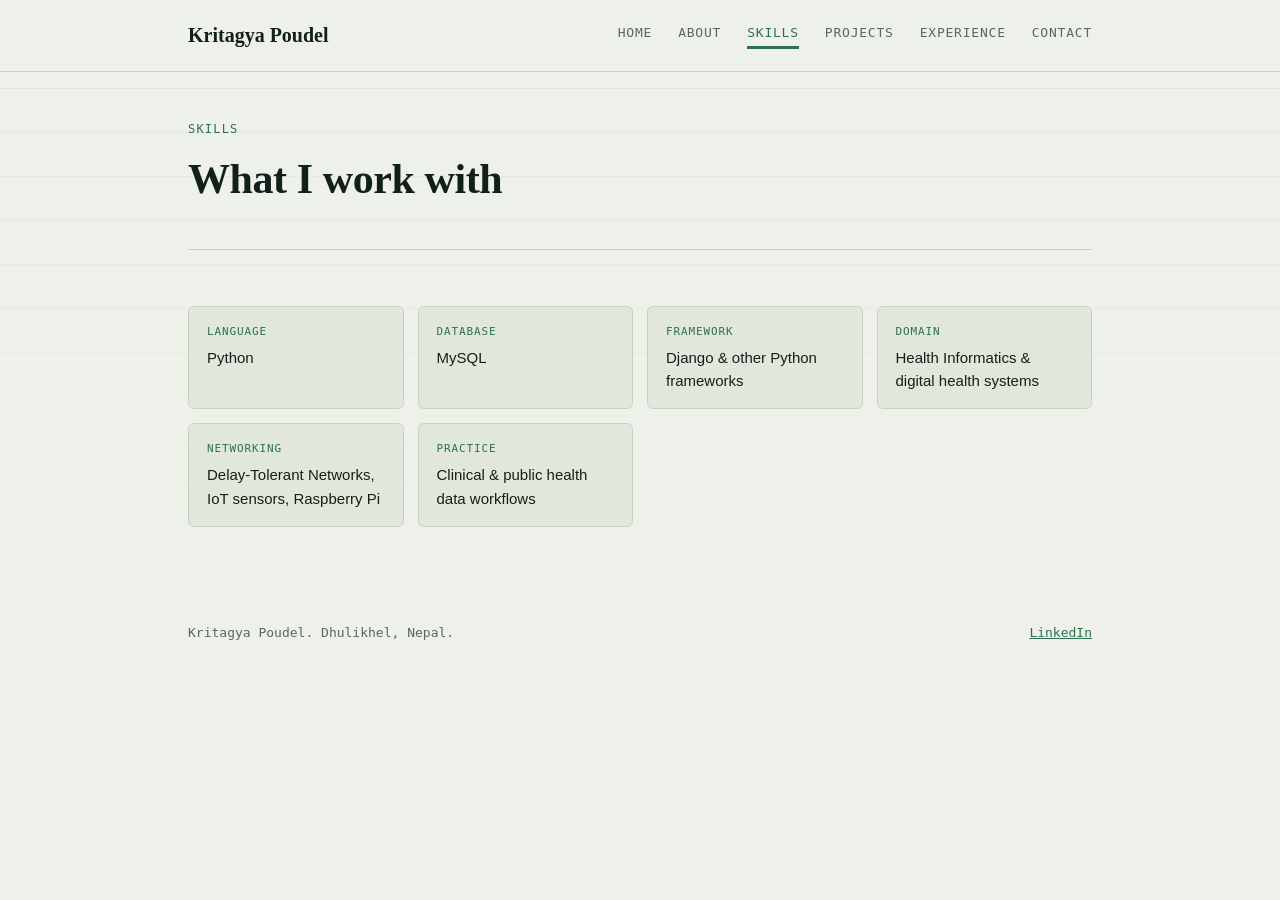
<file: skills.html>
<!DOCTYPE html>
<html lang="en">
<head>
<meta charset="UTF-8">
<meta name="viewport" content="width=device-width, initial-scale=1.0">
<title>Skills | Kritagya Poudel</title>
<meta name="description" content="Skills of Kritagya Poudel, Bachelor in Health Informatics student at Kathmandu University.">
<link rel="icon" type="image/svg+xml" href="data:image/svg+xml,%3Csvg xmlns='http://www.w3.org/2000/svg' viewBox='0 0 64 64'%3E%3Crect width='64' height='64' rx='12' fill='%232f6f4f'/%3E%3Ctext x='32' y='43' font-family='Georgia,serif' font-size='28' font-weight='700' fill='%23eef1ea' text-anchor='middle'%3EKP%3C/text%3E%3C/svg%3E">
<link rel="stylesheet" href="style.css">
</head>
<body>
<div class="pulse-bg"></div>

<nav class="topnav">
  <div class="wrap">
    <a class="brand" href="index.html">Kritagya Poudel</a>
    <div class="links">
      <a href="index.html">Home</a>
      <a href="about.html">About</a>
      <a href="skills.html" class="active">Skills</a>
      <a href="projects.html">Projects</a>
      <a href="experience.html">Experience</a>
      <a href="contact.html">Contact</a>
    </div>
  </div>
</nav>

<div class="wrap">
  <div class="page-intro">
    <div class="eyebrow">Skills</div>
    <h1>What I work with</h1>
  </div>

  <main>
    <section id="skills" class="reveal">
      <div class="skill-grid reveal-stagger">
        <div class="skill-card"><div class="k">Language</div><div class="v">Python</div></div>
        <div class="skill-card"><div class="k">Database</div><div class="v">MySQL</div></div>
        <div class="skill-card"><div class="k">Framework</div><div class="v">Django &amp; other Python frameworks</div></div>
        <div class="skill-card"><div class="k">Domain</div><div class="v">Health Informatics &amp; digital health systems</div></div>
        <div class="skill-card"><div class="k">Networking</div><div class="v">Delay-Tolerant Networks, IoT sensors, Raspberry Pi</div></div>
        <div class="skill-card"><div class="k">Practice</div><div class="v">Clinical &amp; public health data workflows</div></div>
      </div>
    </section>
  </main>

  <footer>
    <span>Kritagya Poudel. Dhulikhel, Nepal.</span>
    <span><a href="https://www.linkedin.com/in/kritagyapoudel" target="_blank" rel="noopener">LinkedIn</a></span>
  </footer>
</div>

<script src="script.js"></script>
</body>
</html>
</file>
<file: style.css>
:root{
  --ink:#12201c;
  --paper:#eef1ea;
  --paper-2:#e2e7dc;
  --signal:#2f6f4f;
  --signal-bright:#4fae7a;
  --wire:#c9d2bf;
  --amber:#c17d2e;
  --display:"Fraunces","Georgia",serif;
  --body:"Inter","Helvetica Neue",Arial,sans-serif;
  --mono:"IBM Plex Mono","SFMono-Regular",Consolas,monospace;
}
*{box-sizing:border-box;}
html{scroll-behavior:smooth;scroll-padding-top:100px;}
body{
  margin:0;
  background:var(--paper);
  color:var(--ink);
  font-family:var(--body);
  line-height:1.55;
}
a{color:var(--signal);}
.wrap{max-width:960px;margin:0 auto;padding:0 28px;}

.pulse-bg{
  position:fixed;inset:0;z-index:-1;pointer-events:none;
  background-image:linear-gradient(var(--wire) 1px, transparent 1px);
  background-size:100% 44px;
  opacity:.35;
  -webkit-mask-image: linear-gradient(to bottom, black, transparent 85%);
  mask-image: linear-gradient(to bottom, black, transparent 85%);
}

/* Top navigation */
nav.topnav{
  border-bottom:1px solid var(--wire);
  position:sticky;top:0;background:var(--paper);z-index:10;
}
nav.topnav .wrap{
  display:flex;align-items:center;justify-content:space-between;
  padding-top:20px;padding-bottom:20px;flex-wrap:wrap;gap:14px;
}
nav.topnav .brand{
  font-family:var(--display);font-weight:600;font-size:20px;color:var(--ink);
  text-decoration:none;
}
nav.topnav .links{
  display:flex;gap:26px;flex-wrap:wrap;
}
nav.topnav .links a{
  font-family:var(--mono);font-size:13px;text-transform:uppercase;letter-spacing:.06em;
  color:#57685f;text-decoration:none;padding-bottom:3px;border-bottom:2px solid transparent;
}
nav.topnav .links a:hover{color:var(--ink);}
nav.topnav .links a.active{color:var(--signal);border-bottom-color:var(--signal);}

header.page-head{
  padding:56px 0 40px;
  border-bottom:1px solid var(--wire);
}
.eyebrow{
  font-family:var(--mono);
  font-size:12px;
  letter-spacing:.1em;
  text-transform:uppercase;
  color:var(--signal);
  margin-bottom:18px;
}
h1{
  font-family:var(--display);
  font-weight:600;
  font-size:clamp(34px,5.5vw,54px);
  line-height:1.05;
  margin:0 0 16px;
  letter-spacing:-.01em;
}
.tagline{
  font-size:18px;
  max-width:600px;
  color:#2c3b34;
  margin-bottom:0;
}
.stat-row{
  display:grid;
  grid-template-columns:repeat(3,1fr);
  gap:0;
  margin-top:36px;
  border-top:1px solid var(--wire);
}
.stat{padding:18px 20px 0 0;border-right:1px solid var(--wire);}
.stat:last-child{border-right:none;}
.stat .num{font-family:var(--mono);font-size:26px;color:var(--signal);display:block;}
.stat .label{font-size:12.5px;color:#57685f;text-transform:uppercase;letter-spacing:.06em;}

.contact-links{display:flex;gap:18px;margin-top:26px;flex-wrap:wrap;}
.btn{
  font-family:var(--mono);
  font-size:13px;
  text-decoration:none;
  padding:10px 16px;
  border:1px solid var(--ink);
  border-radius:2px;
  color:var(--ink);
  transition:.15s;
  display:inline-block;
  cursor:pointer;
  background:none;
}
.btn:hover{background:var(--ink);color:var(--paper);}
.btn.primary{background:var(--signal);border-color:var(--signal);color:#fff;}
.btn.primary:hover{background:var(--signal-bright);border-color:var(--signal-bright);}

main section{padding:56px 0;border-bottom:1px solid var(--wire);}
main section:last-of-type{border-bottom:none;}
.sec-head{display:flex;align-items:baseline;gap:14px;margin-bottom:32px;}
.sec-num{font-family:var(--mono);color:var(--amber);font-size:13px;}
h2{font-family:var(--display);font-size:28px;margin:0;font-weight:600;}

/* About */
.about-grid{display:grid;grid-template-columns:1.4fr 1fr;gap:48px;}
@media(max-width:720px){.about-grid{grid-template-columns:1fr;}}
.about-grid p{margin:0 0 16px;}
.facts{background:var(--paper-2);border:1px solid var(--wire);border-radius:6px;padding:20px 22px;}
.facts dt{font-family:var(--mono);font-size:11.5px;text-transform:uppercase;letter-spacing:.08em;color:#57685f;margin-top:14px;}
.facts dt:first-child{margin-top:0;}
.facts dd{margin:3px 0 0;font-size:15px;}

/* Skills */
.skill-grid{display:grid;grid-template-columns:repeat(auto-fit,minmax(180px,1fr));gap:14px;}
.skill-card{background:var(--paper-2);border:1px solid var(--wire);border-radius:6px;padding:16px 18px;}
.skill-card .k{font-family:var(--mono);font-size:11px;color:var(--signal);text-transform:uppercase;letter-spacing:.08em;}
.skill-card .v{font-size:15px;margin-top:6px;}

/* Timeline */
.tl{border-left:2px solid var(--wire);margin-left:6px;}
.tl-item{position:relative;padding:0 0 32px 28px;}
.tl-item:last-child{padding-bottom:0;}
.tl-item::before{
  content:"";position:absolute;left:-7px;top:4px;
  width:12px;height:12px;border-radius:50%;
  background:var(--paper);border:2px solid var(--signal);
}
.tl-date{font-family:var(--mono);font-size:12px;color:var(--amber);}
.tl-title{font-weight:600;font-size:17px;margin:4px 0 6px;}
.tl-desc{font-size:15px;color:#33443c;}
.tl-desc a{font-family:var(--mono);font-size:12.5px;}

/* Project */
.project-card{background:var(--paper-2);border:1px solid var(--wire);border-radius:8px;padding:28px;margin-bottom:24px;}
.project-card:last-child{margin-bottom:0;}
.project-card h3{font-family:var(--display);font-size:22px;margin:0 0 10px;}
.tag{
  display:inline-block;font-family:var(--mono);font-size:11px;
  background:var(--signal);color:#fff;padding:3px 9px;border-radius:20px;
  margin-right:6px;margin-bottom:10px;
}
.project-links{margin-top:14px;display:flex;gap:14px;font-family:var(--mono);font-size:13px;}

footer{
  padding:40px 0 60px;
  font-family:var(--mono);
  font-size:13px;
  color:#57685f;
  display:flex;justify-content:space-between;flex-wrap:wrap;gap:12px;
}
footer a{color:var(--signal);}

::selection{background:var(--signal-bright);color:#fff;}

/* ---------- Scroll reveal (only active when JS is running) ---------- */
.js .reveal{
  opacity:0;
  transform:translateY(18px);
  transition:opacity .6s ease, transform .6s ease;
}
.js .reveal.is-visible{opacity:1;transform:none;}

/* Staggered children: animation (not transition) so hover effects stay independent */
.js .reveal-stagger > *{opacity:0;}
.js .reveal-stagger.is-visible > *{opacity:1;animation:fadeUp .5s ease backwards;}
.js .reveal-stagger.is-visible > *:nth-child(1){animation-delay:.05s;}
.js .reveal-stagger.is-visible > *:nth-child(2){animation-delay:.12s;}
.js .reveal-stagger.is-visible > *:nth-child(3){animation-delay:.19s;}
.js .reveal-stagger.is-visible > *:nth-child(4){animation-delay:.26s;}
.js .reveal-stagger.is-visible > *:nth-child(5){animation-delay:.33s;}
.js .reveal-stagger.is-visible > *:nth-child(6){animation-delay:.40s;}
.js .reveal-stagger.is-visible > *:nth-child(7){animation-delay:.47s;}
@keyframes fadeUp{
  from{opacity:0;transform:translateY(14px);}
  to{opacity:1;transform:none;}
}

/* ---------- Hover and interaction ---------- */
.skill-card, .project-card{
  transition:transform .2s ease, box-shadow .2s ease, border-color .2s ease;
}
.skill-card:hover, .project-card:hover{
  transform:translateY(-3px);
  border-color:var(--signal);
  box-shadow:0 8px 20px -12px rgba(18,32,28,.25);
}

nav.topnav .links a{position:relative;}
nav.topnav .links a::after{
  content:"";
  position:absolute;left:0;right:0;bottom:-3px;
  height:2px;background:var(--signal);
  transform:scaleX(0);
  transform-origin:left;
  transition:transform .25s ease;
}
nav.topnav .links a:hover::after,
nav.topnav .links a.active::after{transform:scaleX(1);}

.stat .num{transition:color .2s ease;}
.stat:hover .num{color:var(--signal-bright);}

.btn{transition:background .15s ease, color .15s ease, transform .12s ease, border-color .15s ease;}
.btn:active{transform:scale(.97);}
.btn:disabled{opacity:.6;cursor:not-allowed;}

a:focus-visible, .btn:focus-visible, input:focus-visible, textarea:focus-visible, button:focus-visible{
  outline:2px solid var(--signal);
  outline-offset:3px;
}

/* ---------- Profile photo ---------- */
.profile-photo{
  width:132px;height:132px;border-radius:50%;
  object-fit:cover;
  border:3px solid var(--signal);
  box-shadow:0 10px 24px -12px rgba(18,32,28,.35);
  margin-bottom:20px;
  transition:transform .3s ease;
}
.profile-photo:hover{transform:scale(1.04);}

.profile-photo-lg{
  width:100%;max-width:280px;aspect-ratio:1/1;border-radius:16px;
  object-fit:cover;
  border:3px solid var(--wire);
  box-shadow:0 14px 30px -16px rgba(18,32,28,.3);
}

/* ---------- Back to top button (added by script.js) ---------- */
.back-to-top{
  position:fixed;right:22px;bottom:22px;z-index:20;
  width:44px;height:44px;border-radius:50%;
  border:1px solid var(--signal);background:var(--paper);color:var(--signal);
  font-family:var(--mono);font-size:18px;line-height:1;cursor:pointer;
  opacity:0;pointer-events:none;transform:translateY(8px);
  transition:opacity .25s ease, transform .25s ease, background .15s ease, color .15s ease;
}
.back-to-top.show{opacity:1;pointer-events:auto;transform:none;}
.back-to-top:hover{background:var(--signal);color:#fff;}

/* ---------- Small screens ---------- */
@media (max-width:640px){
  nav.topnav .wrap{padding-top:14px;padding-bottom:14px;}
  nav.topnav .links{gap:10px 16px;}
  nav.topnav .links a{font-size:12px;}
  header.page-head{padding:36px 0 32px;}
  main section{padding:40px 0;}
  .contact-links{gap:12px;}
  .stat-row{grid-template-columns:1fr;}
  .stat{border-right:none;border-bottom:1px solid var(--wire);padding:14px 0;}
  .stat:last-child{border-bottom:none;}
  .about-grid{gap:28px;}
}

/* ---------- Reduced motion ---------- */
@media (prefers-reduced-motion: reduce){
  html{scroll-behavior:auto;}
  .js .reveal, .js .reveal-stagger > *{
    opacity:1 !important;transform:none !important;transition:none !important;animation:none !important;
  }
  .back-to-top{transition:none;}
}

/* Contact form */
.contact-form{max-width:480px;}
.form-row{margin-bottom:18px;display:flex;flex-direction:column;}
.form-row label{
  font-family:var(--mono);font-size:11.5px;text-transform:uppercase;
  letter-spacing:.08em;color:#57685f;margin-bottom:6px;
}
.form-row input, .form-row textarea{
  font-family:var(--body);font-size:15px;
  padding:10px 12px;border:1px solid var(--wire);border-radius:4px;
  background:var(--paper-2);color:var(--ink);
  resize:vertical;
}
.form-row input:focus, .form-row textarea:focus{outline:none;border-color:var(--signal);}
.contact-form .btn{border:none;cursor:pointer;font-family:var(--mono);}
.form-status{margin:14px 0 0;font-size:14px;min-height:1.4em;}
.form-status.ok{color:var(--signal);}
.form-status.err{color:#a63b2b;}

/* simple page intro (used on sub-pages without full hero) */
.page-intro{padding:48px 0 32px;border-bottom:1px solid var(--wire);}
.page-intro h1{font-size:clamp(30px,4.5vw,42px);}
</file>
